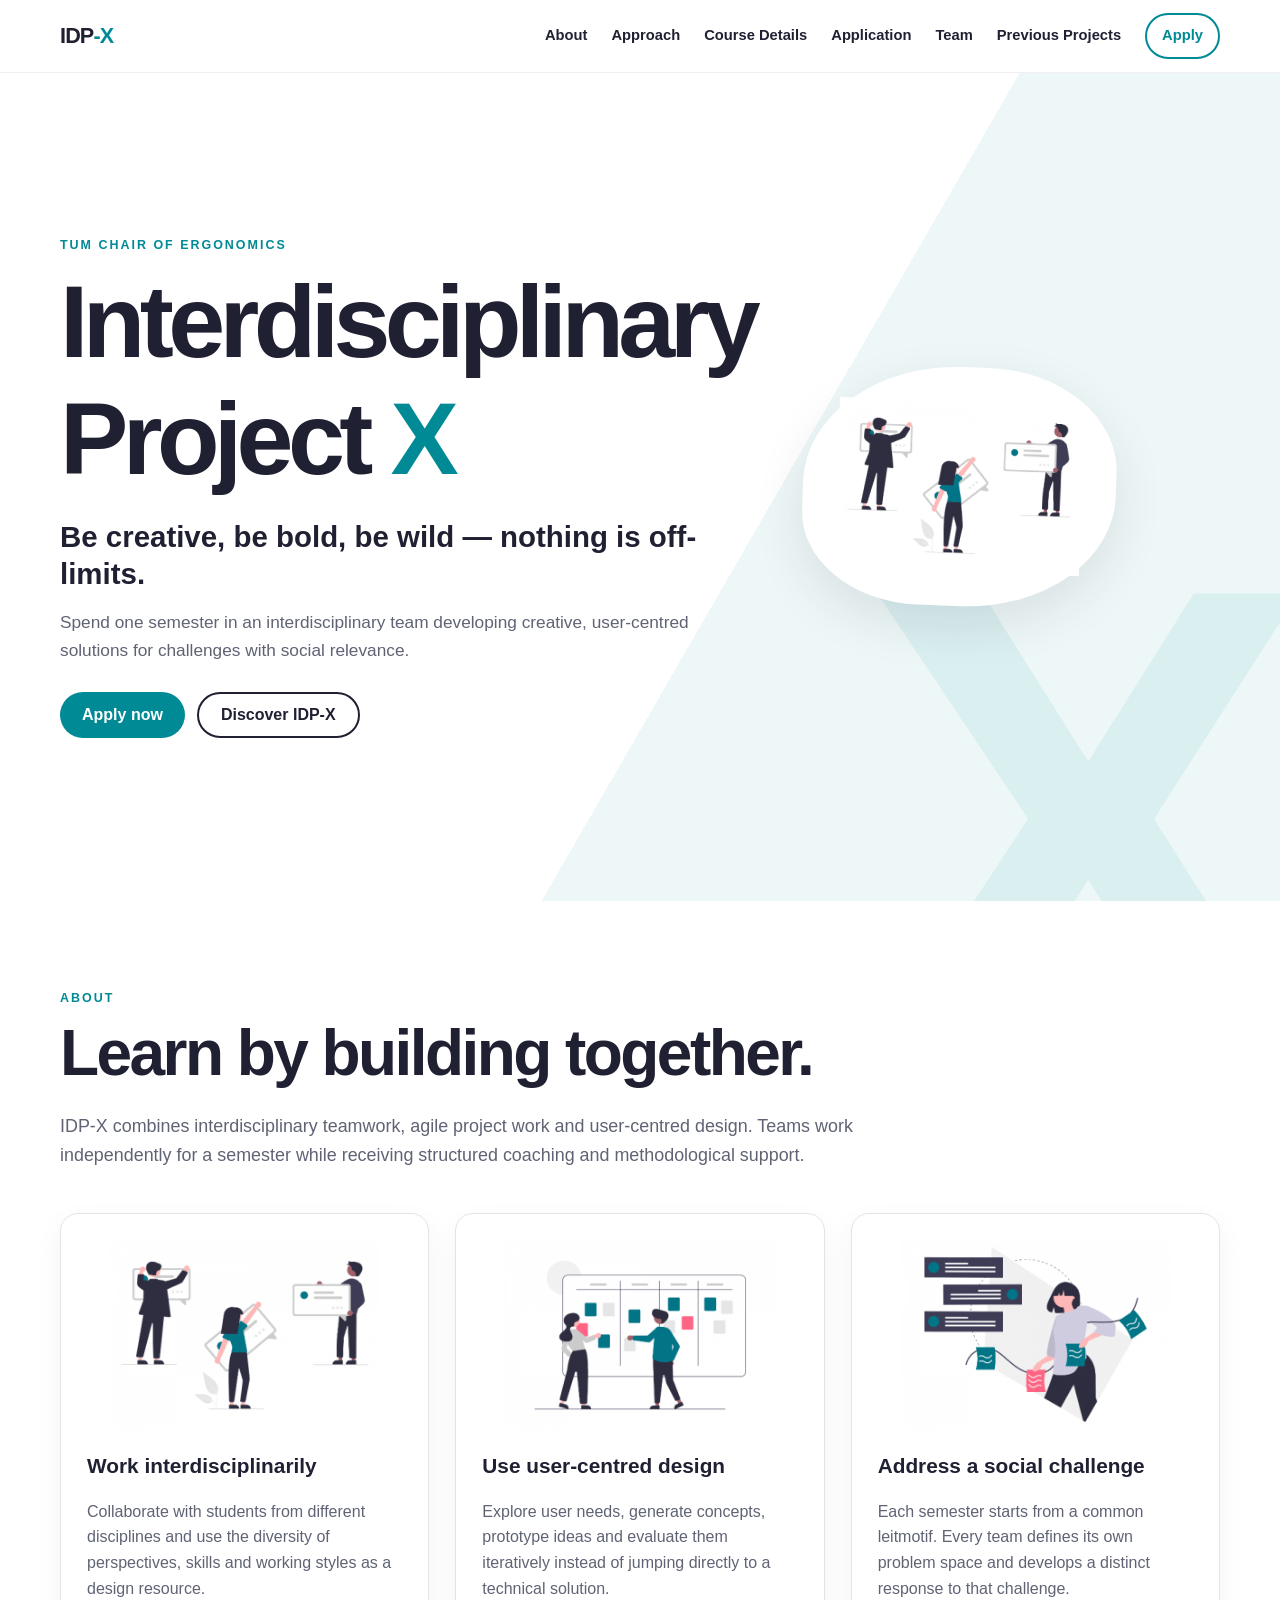
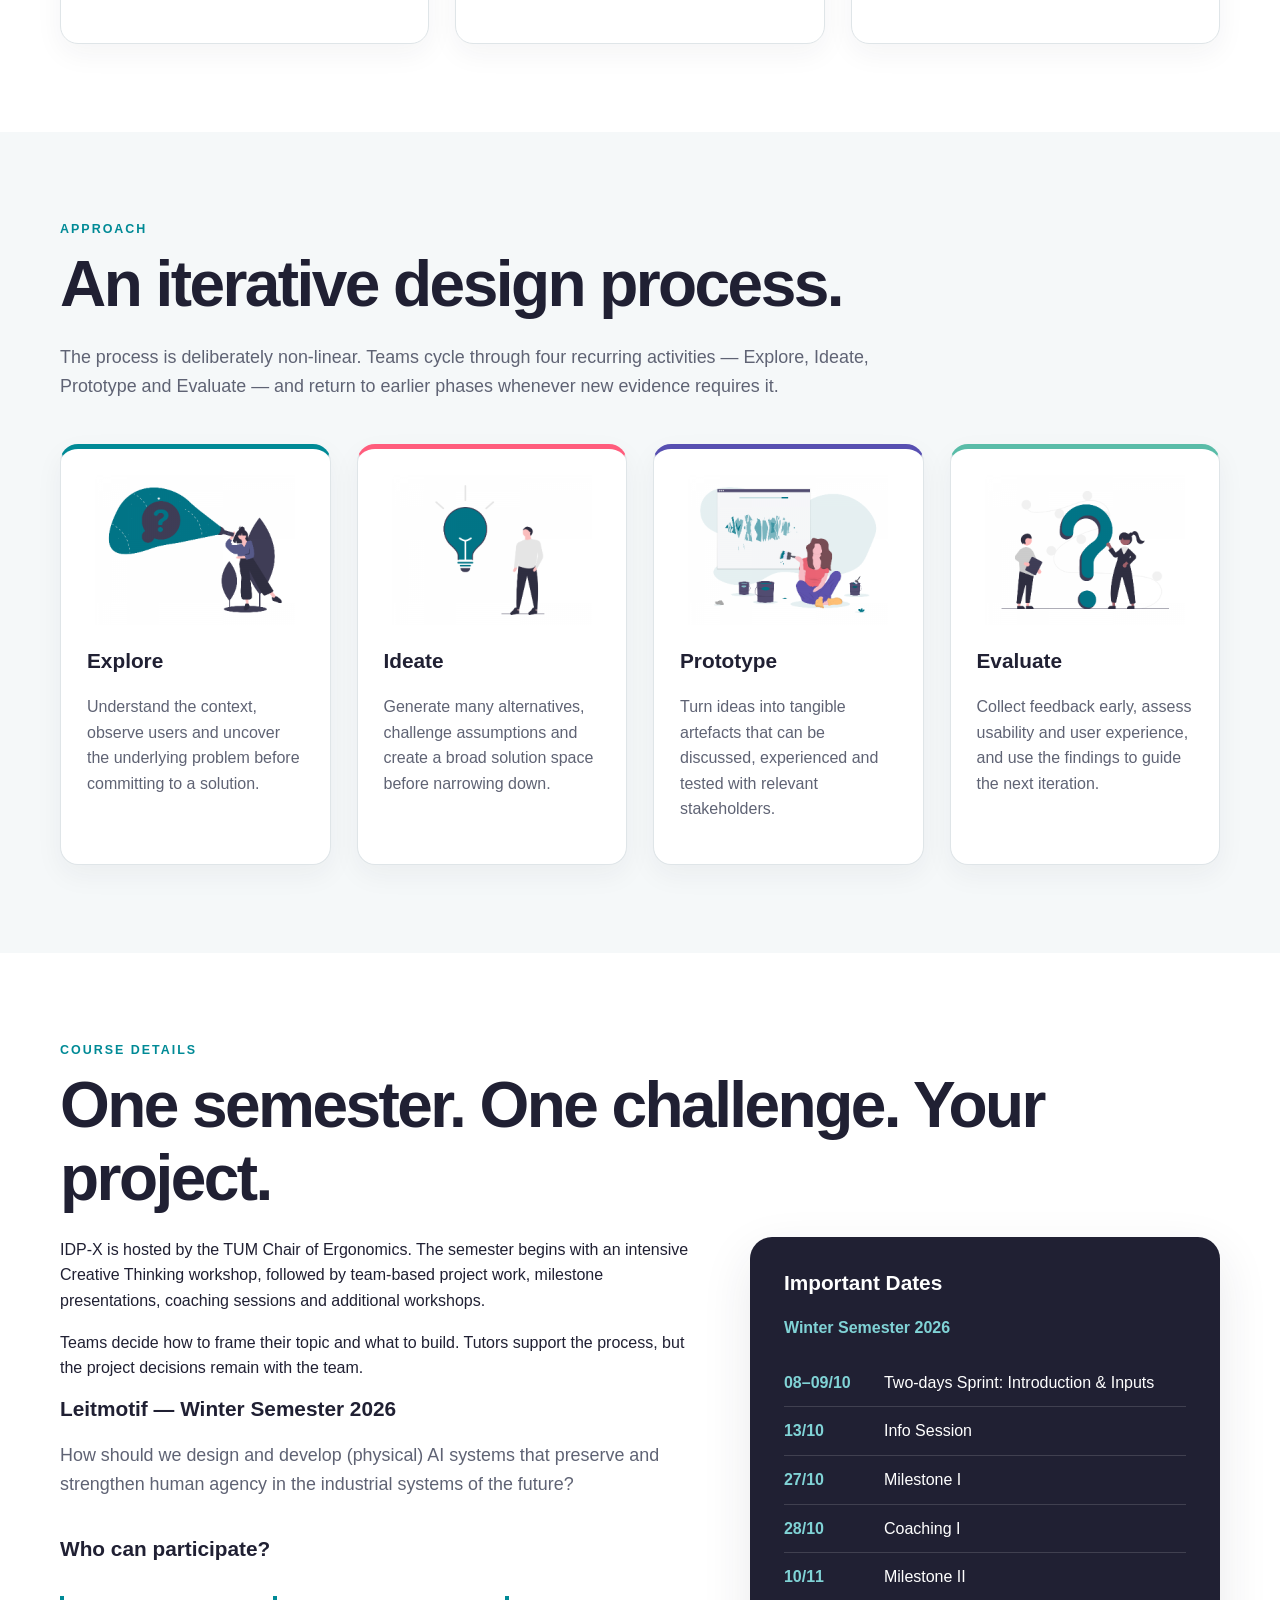
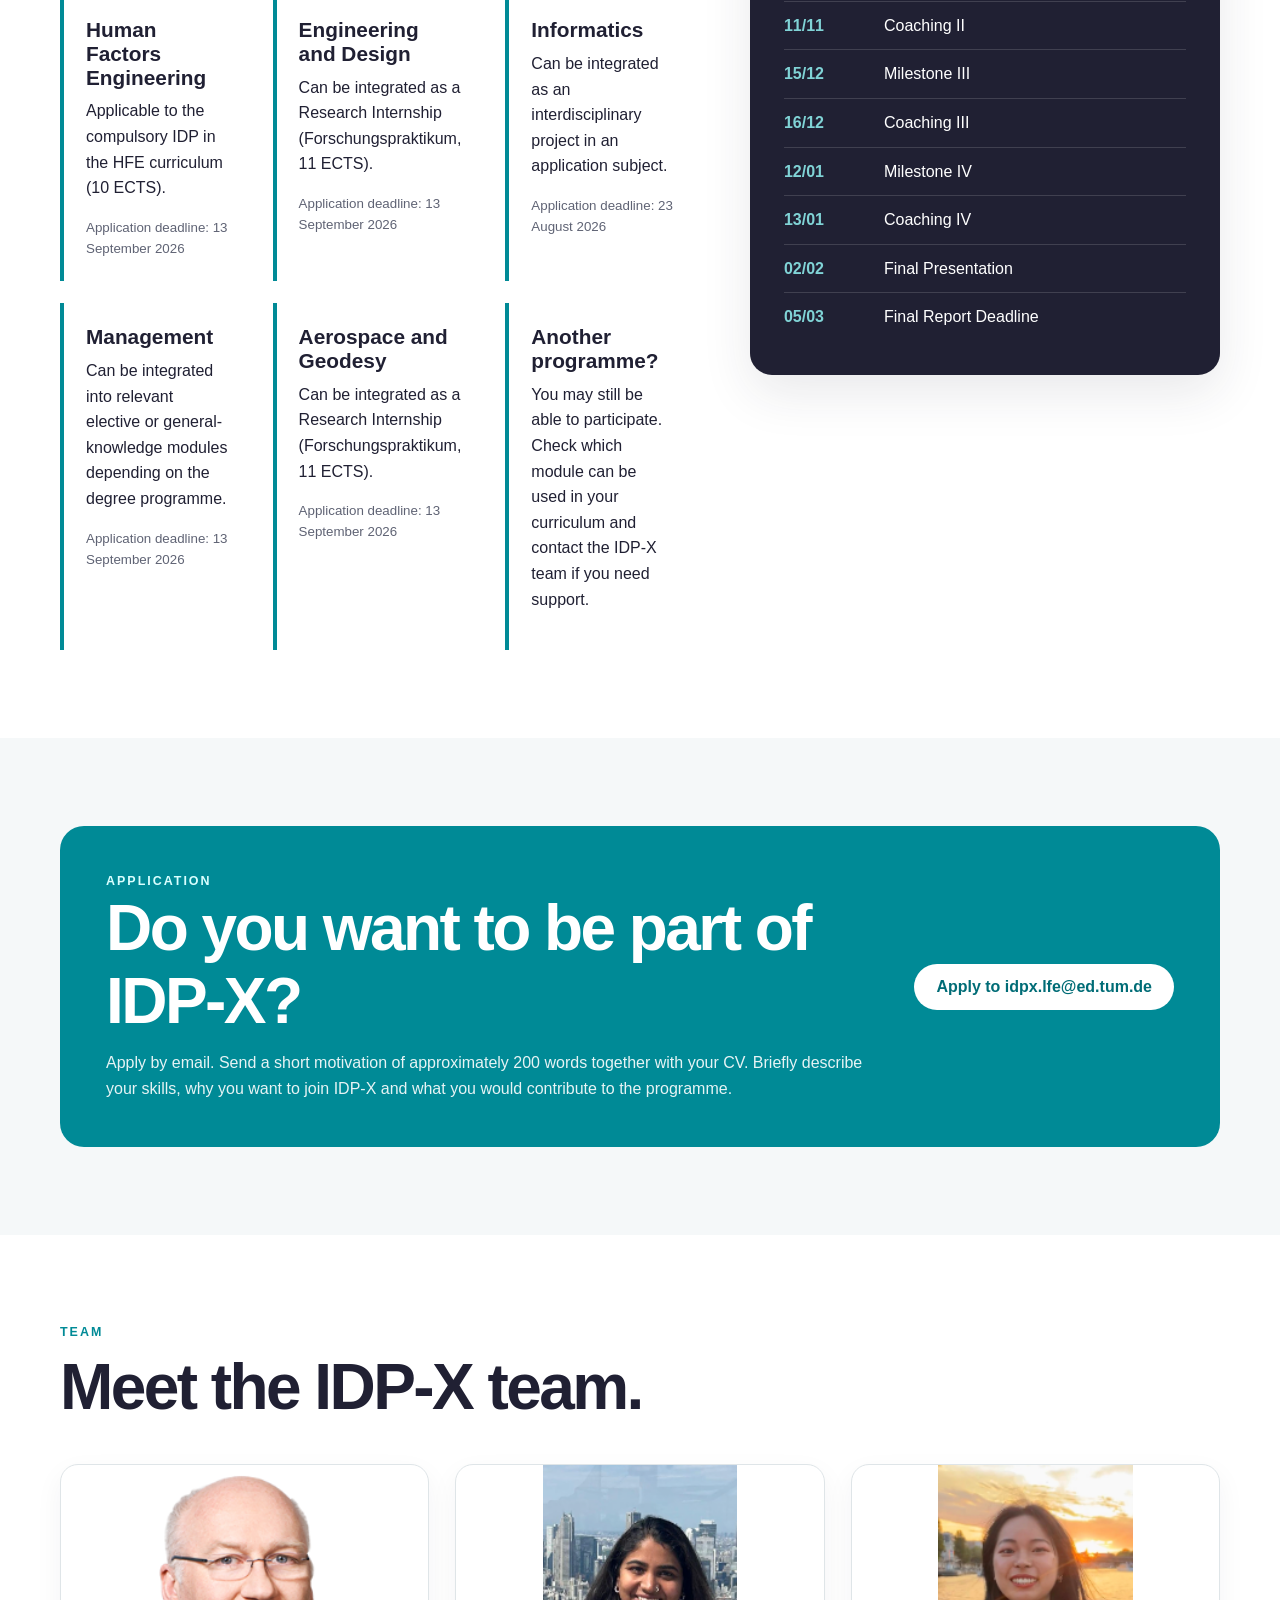
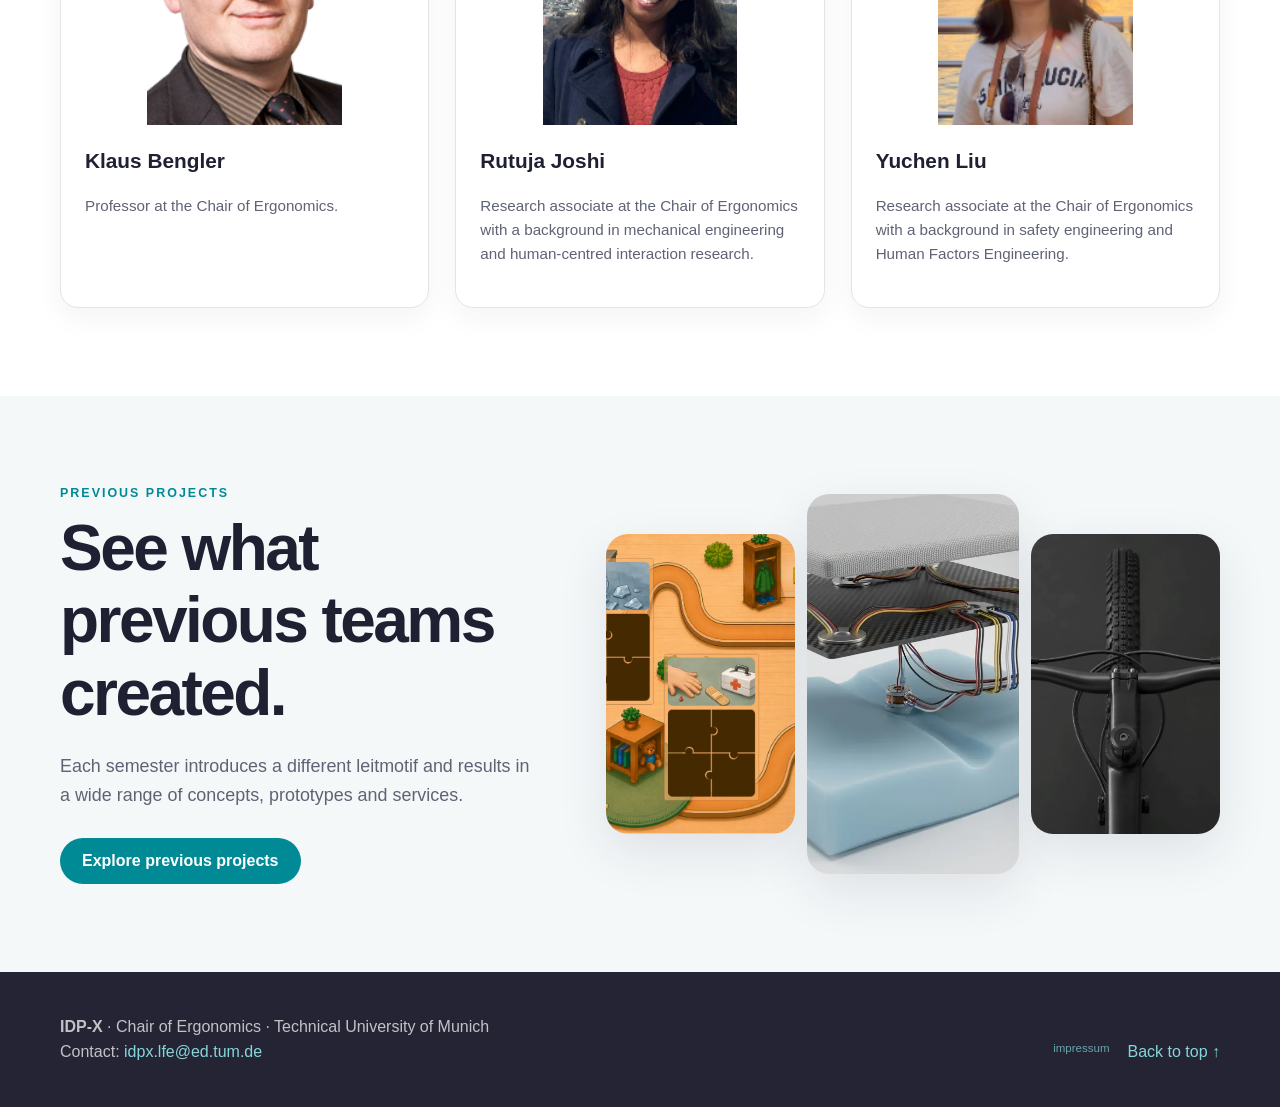
<file: index.html>
<!doctype html>
<html lang="en">
<head>
  <meta charset="utf-8">
  <meta name="viewport" content="width=device-width, initial-scale=1">
  <meta name="description" content="IDP-X — Interdisciplinary Project X at the TUM Chair of Ergonomics.">
  <title>IDP-X | Interdisciplinary Project X</title>
  <link rel="stylesheet" href="assets/css/style.css">
</head>
<body>
  <header class="site-header">
    <div class="container nav-wrap">
      <a class="brand" href="#top" aria-label="IDP-X home">IDP<span>-X</span></a>
      <button class="nav-toggle" type="button" aria-expanded="false" aria-controls="main-nav" aria-label="Open navigation">☰</button>
      <nav class="site-nav" id="main-nav" aria-label="Main navigation">
        <a href="#about">About</a>
        <a href="#approach">Approach</a>
        <a href="#course-details">Course Details</a>
        <a href="#application">Application</a>
        <a href="#team">Team</a>
        <a href="previousprojects/">Previous Projects</a>
        <a class="nav-cta" href="mailto:idpx.lfe@ed.tum.de?subject=IDP-X%20Application">Apply</a>
      </nav>
    </div>
  </header>

  <main id="top">
    <section class="hero">
      <div class="container hero-grid">
        <div>
          <p class="eyebrow">TUM Chair of Ergonomics</p>
          <h1>Interdisciplinary Project <span>X</span></h1>
          <p class="hero-tagline">Be creative, be bold, be wild — nothing is off-limits.</p>
          <p class="hero-copy">Spend one semester in an interdisciplinary team developing creative, user-centred solutions for challenges with social relevance.</p>
          <div class="button-row">
            <a class="button" href="#application">Apply now</a>
            <a class="button button-secondary" href="#about">Discover IDP-X</a>
          </div>
        </div>
        <div class="hero-art" aria-hidden="true">
          <img src="assets/images/teamwork.png" alt="">
        </div>
      </div>
    </section>

    <section class="section" id="about">
      <div class="container">
        <p class="eyebrow">About</p>
        <h2>Learn by building together.</h2>
        <p class="lead">IDP-X combines interdisciplinary teamwork, agile project work and user-centred design. Teams work independently for a semester while receiving structured coaching and methodological support.</p>

        <div class="cards-3">
          <article class="card">
            <img src="assets/images/teamwork.png" alt="Illustration of an interdisciplinary team working together">
            <h3>Work interdisciplinarily</h3>
            <p>Collaborate with students from different disciplines and use the diversity of perspectives, skills and working styles as a design resource.</p>
          </article>
          <article class="card">
            <img src="assets/images/ucd.png" alt="Illustration of people working with design notes">
            <h3>Use user-centred design</h3>
            <p>Explore user needs, generate concepts, prototype ideas and evaluate them iteratively instead of jumping directly to a technical solution.</p>
          </article>
          <article class="card">
            <img src="assets/images/leitmotif.png" alt="Illustration representing a shared challenge">
            <h3>Address a social challenge</h3>
            <p>Each semester starts from a common leitmotif. Every team defines its own problem space and develops a distinct response to that challenge.</p>
          </article>
        </div>
      </div>
    </section>

    <section class="section section-alt" id="approach">
      <div class="container">
        <p class="eyebrow">Approach</p>
        <h2>An iterative design process.</h2>
        <p class="lead">The process is deliberately non-linear. Teams cycle through four recurring activities — Explore, Ideate, Prototype and Evaluate — and return to earlier phases whenever new evidence requires it.</p>

        <div class="cards-4">
          <article class="card approach-card">
            <img src="assets/images/explore.png" alt="Explore phase illustration">
            <h3>Explore</h3>
            <p>Understand the context, observe users and uncover the underlying problem before committing to a solution.</p>
          </article>
          <article class="card approach-card">
            <img src="assets/images/ideate.png" alt="Ideate phase illustration">
            <h3>Ideate</h3>
            <p>Generate many alternatives, challenge assumptions and create a broad solution space before narrowing down.</p>
          </article>
          <article class="card approach-card">
            <img src="assets/images/prototype.png" alt="Prototype phase illustration">
            <h3>Prototype</h3>
            <p>Turn ideas into tangible artefacts that can be discussed, experienced and tested with relevant stakeholders.</p>
          </article>
          <article class="card approach-card">
            <img src="assets/images/evaluate.png" alt="Evaluate phase illustration">
            <h3>Evaluate</h3>
            <p>Collect feedback early, assess usability and user experience, and use the findings to guide the next iteration.</p>
          </article>
        </div>
      </div>
    </section>

    <section class="section" id="course-details">
      <div class="container">
        <p class="eyebrow">Course Details</p>
        <h2>One semester. One challenge. Your project.</h2>
        <div class="course-layout">
          <div>
            <p>IDP-X is hosted by the TUM Chair of Ergonomics. The semester begins with an intensive Creative Thinking workshop, followed by team-based project work, milestone presentations, coaching sessions and additional workshops.</p>
            <p>Teams decide how to frame their topic and what to build. Tutors support the process, but the project decisions remain with the team.</p>

            <h3>Leitmotif — Winter Semester 2026</h3>
            <p class="lead">How should we design and develop (physical) AI systems that preserve and strengthen human agency in the industrial systems of the future?</p>
            
            <h3 style="margin-top: 38px;">Who can participate?</h3>
            <div class="program-grid">
              <article class="program">
                <h3>Human Factors Engineering</h3>
                <p>Applicable to the compulsory IDP in the HFE curriculum (10 ECTS).</p>
                <small>Application deadline: 13 September 2026</small>
              </article>
              <article class="program">
                <h3>Engineering and Design</h3>
                <p>Can be integrated as a Research Internship (Forschungspraktikum, 11 ECTS).</p>
                <small>Application deadline: 13 September 2026</small>
              </article>
              <article class="program">
                <h3>Informatics</h3>
                <p>Can be integrated as an interdisciplinary project in an application subject.</p>
                <small>Application deadline: 23 August 2026</small>
              </article>
              <article class="program">
                <h3>Management</h3>
                <p>Can be integrated into relevant elective or general-knowledge modules depending on the degree programme.</p>
                <small>Application deadline: 13 September 2026</small>
              </article>
              <article class="program">
                <h3>Aerospace and Geodesy</h3>
                <p>Can be integrated as a Research Internship (Forschungspraktikum, 11 ECTS).</p>
                <small>Application deadline: 13 September 2026</small>
              </article>
              <article class="program">
                <h3>Another programme?</h3>
                <p>You may still be able to participate. Check which module can be used in your curriculum and contact the IDP-X team if you need support.</p>
              </article>
            </div>
          </div>

          <aside class="info-panel" aria-label="Important dates">
            <h3>Important Dates</h3>
            <p><strong>Winter Semester 2026</strong></p>
            <ul class="timeline">
              <li><time>08–09/10</time><span>Two-days Sprint: Introduction & Inputs</span></li>
              <li><time>13/10</time><span>Info Session</span></li>
              <li><time>27/10</time><span>Milestone I</span></li>
              <li><time>28/10</time><span>Coaching I</span></li>
              <li><time>10/11</time><span>Milestone II</span></li>
              <li><time>11/11</time><span>Coaching II</span></li>
              <li><time>15/12</time><span>Milestone III</span></li>
              <li><time>16/12</time><span>Coaching III</span></li>
              <li><time>12/01</time><span>Milestone IV</span></li>
              <li><time>13/01</time><span>Coaching IV</span></li>
              <li><time>02/02</time><span>Final Presentation</span></li>
              <li><time>05/03</time><span>Final Report Deadline</span></li>
            </ul>
          </aside>
        </div>
      </div>
    </section>

    <section class="section section-alt" id="application">
      <div class="container">
        <div class="apply-box">
          <div>
            <p class="eyebrow" style="color:#d9ffff;">Application</p>
            <h2> Do you want to be part of IDP-X?</h2>
            <p>Apply by email. Send a short motivation of approximately 200 words together with your CV. Briefly describe your skills, why you want to join IDP-X and what you would contribute to the programme.</p>
          </div>
          <a class="button" href="mailto:idpx.lfe@ed.tum.de?subject=IDP-X%20Application">Apply to idpx.lfe@ed.tum.de</a>
        </div>
      </div>
    </section>

    <section class="section" id="team">
      <div class="container">
        <p class="eyebrow">Team</p>
        <h2>Meet the IDP-X team.</h2>
        <div class="team-grid">
          <article class="card person">
            <img src="assets/images/Prof_Bengler.png" alt="Portrait of Klaus Bengler">
            <div class="person-copy">
              <h3>Klaus Bengler</h3>
              <p>Professor at the Chair of Ergonomics.</p>
            </div>
          </article>
          <article class="card person">
            <img src="assets/images/Rutuja_Joshi.png" alt="Portrait of Rutuja Joshi">
            <div class="person-copy">
              <h3>Rutuja Joshi</h3>
              <p>Research associate at the Chair of Ergonomics with a background in mechanical engineering and human-centred interaction research.</p>
            </div>
          </article>
          <article class="card person">
            <img src="assets/images/Yuchen_Liu.png" alt="Portrait of Yuchen Liu">
            <div class="person-copy">
              <h3>Yuchen Liu</h3>
              <p>Research associate at the Chair of Ergonomics with a background in safety engineering and Human Factors Engineering.</p>
            </div>
          </article>
        </div>
      </div>
    </section>

    <section class="section section-alt">
      <div class="container projects-teaser">
        <div>
          <p class="eyebrow">Previous Projects</p>
          <h2>See what previous teams created.</h2>
          <p class="lead">Each semester introduces a different leitmotif and results in a wide range of concepts, prototypes and services.</p>
          <div class="button-row">
            <a class="button" href="previousprojects/">Explore previous projects</a>
          </div>
        </div>
        <div class="projects-teaser-gallery" aria-label="Selected previous IDP-X projects">
          <img src="assets/images/projects/ss26_HeimHeld.webp" alt="Illustration of a puzzle with a real-world scenario" loading="lazy">
          <img src="assets/images/projects/ws25-aylo.webp" alt="Exploded rendering of the AYLO dynamic cushion with pressure sensors and electronics" loading="lazy">
          <img src="assets/images/projects/ss26_SenseOne.webp" alt="Vibrotactile feedback system for urban cyclists" loading="lazy">
        </div>
      </div>
    </section>
  </main>

  <footer class="site-footer">
    <div class="container footer-grid">
      <div>
        <p><strong>IDP-X</strong> · Chair of Ergonomics · Technical University of Munich</p>
        <p>Contact: <a href="mailto:idpx.lfe@ed.tum.de">idpx.lfe@ed.tum.de</a></p>
      </div>
      <div class="footer-links">
        <a class="footer-legal" href="impressum/">impressum</a>
        <a href="#top">Back to top ↑</a>
      </div>
    </div>
  </footer>

  <script src="assets/js/main.js"></script>
</body>
</html>
</file>
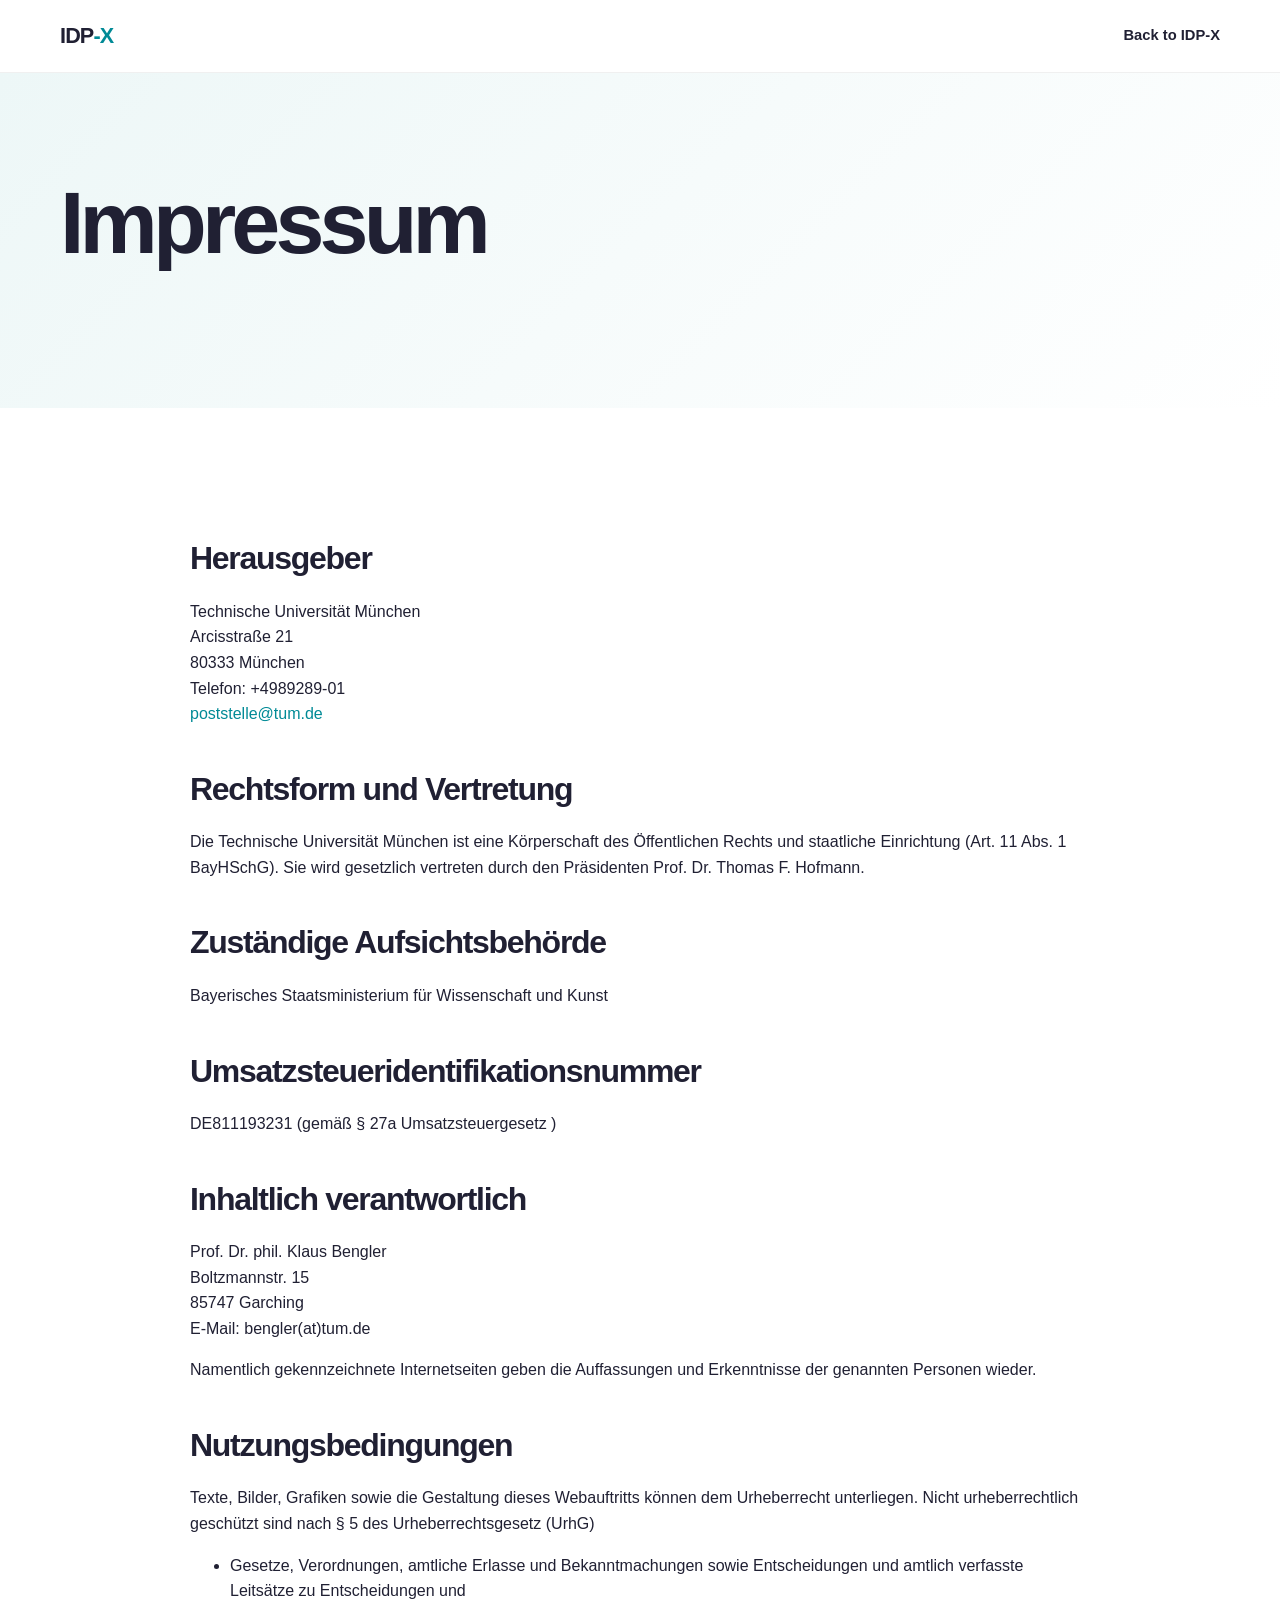
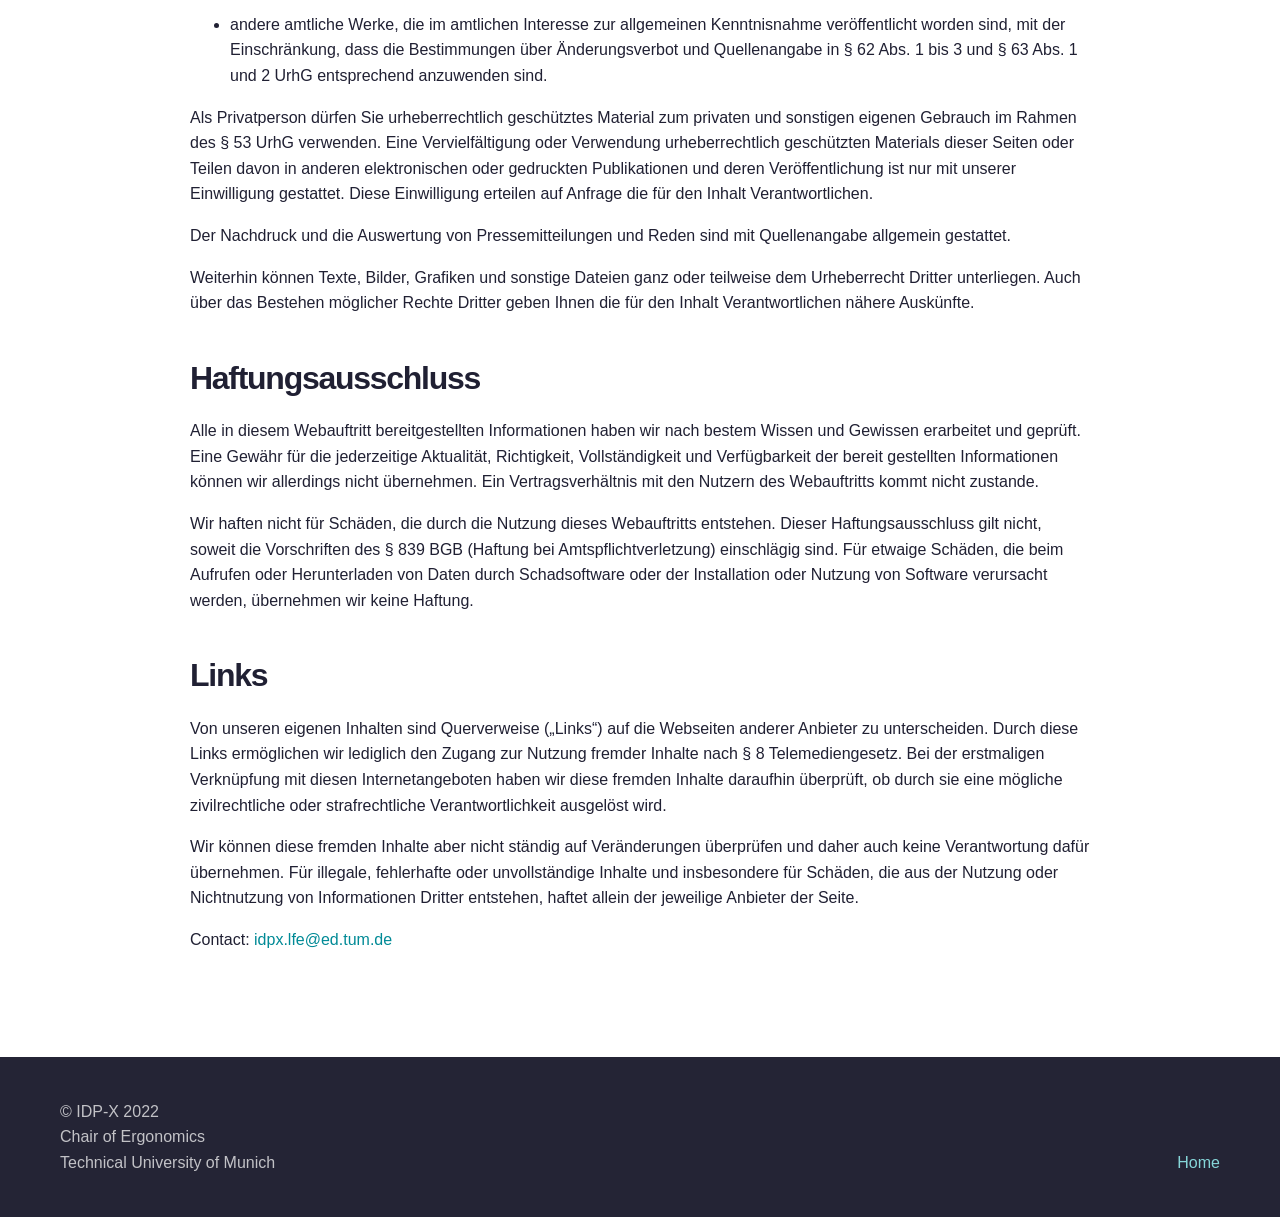
<file: impressum/index.html>
<!doctype html>
<html lang="de">
<head>
  <meta charset="utf-8">
  <meta name="viewport" content="width=device-width, initial-scale=1">
  <meta name="robots" content="index,follow">
  <title>Impressum | IDP-X</title>
  <link rel="stylesheet" href="../assets/css/style.css">
</head>
<body>
  <header class="site-header">
    <div class="container nav-wrap">
      <a class="brand" href="../" aria-label="IDP-X home">IDP<span>-X</span></a>
      <nav class="site-nav" style="display:flex;">
        <a href="../">Back to IDP-X</a>
      </nav>
    </div>
  </header>

  <main>
    <section class="page-hero">
      <div class="container">
        <h1>Impressum</h1>
      </div>
    </section>

    <section class="section">
      <div class="container legal">
        <h2>Herausgeber</h2>
        <p>Technische Universität München<br>
        Arcisstraße 21<br>
        80333 München<br>
        Telefon: +4989289-01<br>
        <a href="mailto:poststelle@tum.de">poststelle@tum.de</a></p>

        <h2>Rechtsform und Vertretung</h2>
        <p>Die Technische Universität München ist eine Körperschaft des Öffentlichen Rechts und staatliche Einrichtung (Art. 11 Abs. 1 BayHSchG). Sie wird gesetzlich vertreten durch den Präsidenten Prof. Dr. Thomas F. Hofmann.</p>

        <h2>Zuständige Aufsichtsbehörde</h2>
        <p>Bayerisches Staatsministerium für Wissenschaft und Kunst</p>

        <h2>Umsatzsteuer­identifikations­nummer</h2>
        <p>DE811193231 (gemäß § 27a Umsatzsteuergesetz )</p>

        <h2>Inhaltlich verantwortlich</h2>
        <p>Prof. Dr. phil. Klaus Bengler<br>
        Boltzmannstr. 15<br>
        85747 Garching<br>
        E-Mail: bengler(at)tum.de</p>

        <p>Namentlich gekennzeichnete Internetseiten geben die Auffassungen und Erkenntnisse der genannten Personen wieder.</p>

        <h2>Nutzungsbedingungen</h2>
        <p>Texte, Bilder, Grafiken sowie die Gestaltung dieses Webauftritts können dem Urheberrecht unterliegen. Nicht urheberrechtlich geschützt sind nach § 5 des Urheberrechtsgesetz (UrhG)</p>
        <ul>
          <li>Gesetze, Verordnungen, amtliche Erlasse und Bekanntmachungen sowie Entscheidungen und amtlich verfasste Leitsätze zu Entscheidungen und</li>
          <li>andere amtliche Werke, die im amtlichen Interesse zur allgemeinen Kenntnisnahme veröffentlicht worden sind, mit der Einschränkung, dass die Bestimmungen über Änderungsverbot und Quellenangabe in § 62 Abs. 1 bis 3 und § 63 Abs. 1 und 2 UrhG entsprechend anzuwenden sind.</li>
        </ul>
        <p>Als Privatperson dürfen Sie urheberrechtlich geschütztes Material zum privaten und sonstigen eigenen Gebrauch im Rahmen des § 53 UrhG verwenden. Eine Vervielfältigung oder Verwendung urheberrechtlich geschützten Materials dieser Seiten oder Teilen davon in anderen elektronischen oder gedruckten Publikationen und deren Veröffentlichung ist nur mit unserer Einwilligung gestattet. Diese Einwilligung erteilen auf Anfrage die für den Inhalt Verantwortlichen.</p>
        <p>Der Nachdruck und die Auswertung von Pressemitteilungen und Reden sind mit Quellenangabe allgemein gestattet.</p>
        <p>Weiterhin können Texte, Bilder, Grafiken und sonstige Dateien ganz oder teilweise dem Urheberrecht Dritter unterliegen. Auch über das Bestehen möglicher Rechte Dritter geben Ihnen die für den Inhalt Verantwortlichen nähere Auskünfte.</p>

        <h2>Haftungsausschluss</h2>
        <p>Alle in diesem Webauftritt bereitgestellten Informationen haben wir nach bestem Wissen und Gewissen erarbeitet und geprüft. Eine Gewähr für die jederzeitige Aktualität, Richtigkeit, Vollständigkeit und Verfügbarkeit der bereit gestellten Informationen können wir allerdings nicht übernehmen. Ein Vertragsverhältnis mit den Nutzern des Webauftritts kommt nicht zustande.</p>
        <p>Wir haften nicht für Schäden, die durch die Nutzung dieses Webauftritts entstehen. Dieser Haftungsausschluss gilt nicht, soweit die Vorschriften des § 839 BGB (Haftung bei Amtspflichtverletzung) einschlägig sind. Für etwaige Schäden, die beim Aufrufen oder Herunterladen von Daten durch Schadsoftware oder der Installation oder Nutzung von Software verursacht werden, übernehmen wir keine Haftung.</p>

        <h2>Links</h2>
        <p>Von unseren eigenen Inhalten sind Querverweise („Links“) auf die Webseiten anderer Anbieter zu unterscheiden. Durch diese Links ermöglichen wir lediglich den Zugang zur Nutzung fremder Inhalte nach § 8 Telemediengesetz. Bei der erstmaligen Verknüpfung mit diesen Internetangeboten haben wir diese fremden Inhalte daraufhin überprüft, ob durch sie eine mögliche zivilrechtliche oder strafrechtliche Verantwortlichkeit ausgelöst wird.</p>
        <p>Wir können diese fremden Inhalte aber nicht ständig auf Veränderungen überprüfen und daher auch keine Verantwortung dafür übernehmen. Für illegale, fehlerhafte oder unvollständige Inhalte und insbesondere für Schäden, die aus der Nutzung oder Nichtnutzung von Informationen Dritter entstehen, haftet allein der jeweilige Anbieter der Seite.</p>

        <p>Contact: <a href="mailto:idpx.lfe@ed.tum.de">idpx.lfe@ed.tum.de</a></p>
      </div>
    </section>
  </main>

  <footer class="site-footer">
    <div class="container footer-grid">
      <div>
        <p>© IDP-X 2022</p>
        <p>Chair of Ergonomics<br>Technical University of Munich</p>
      </div>
      <div class="footer-links"><a href="../">Home</a></div>
    </div>
  </footer>
</body>
</html>
</file>
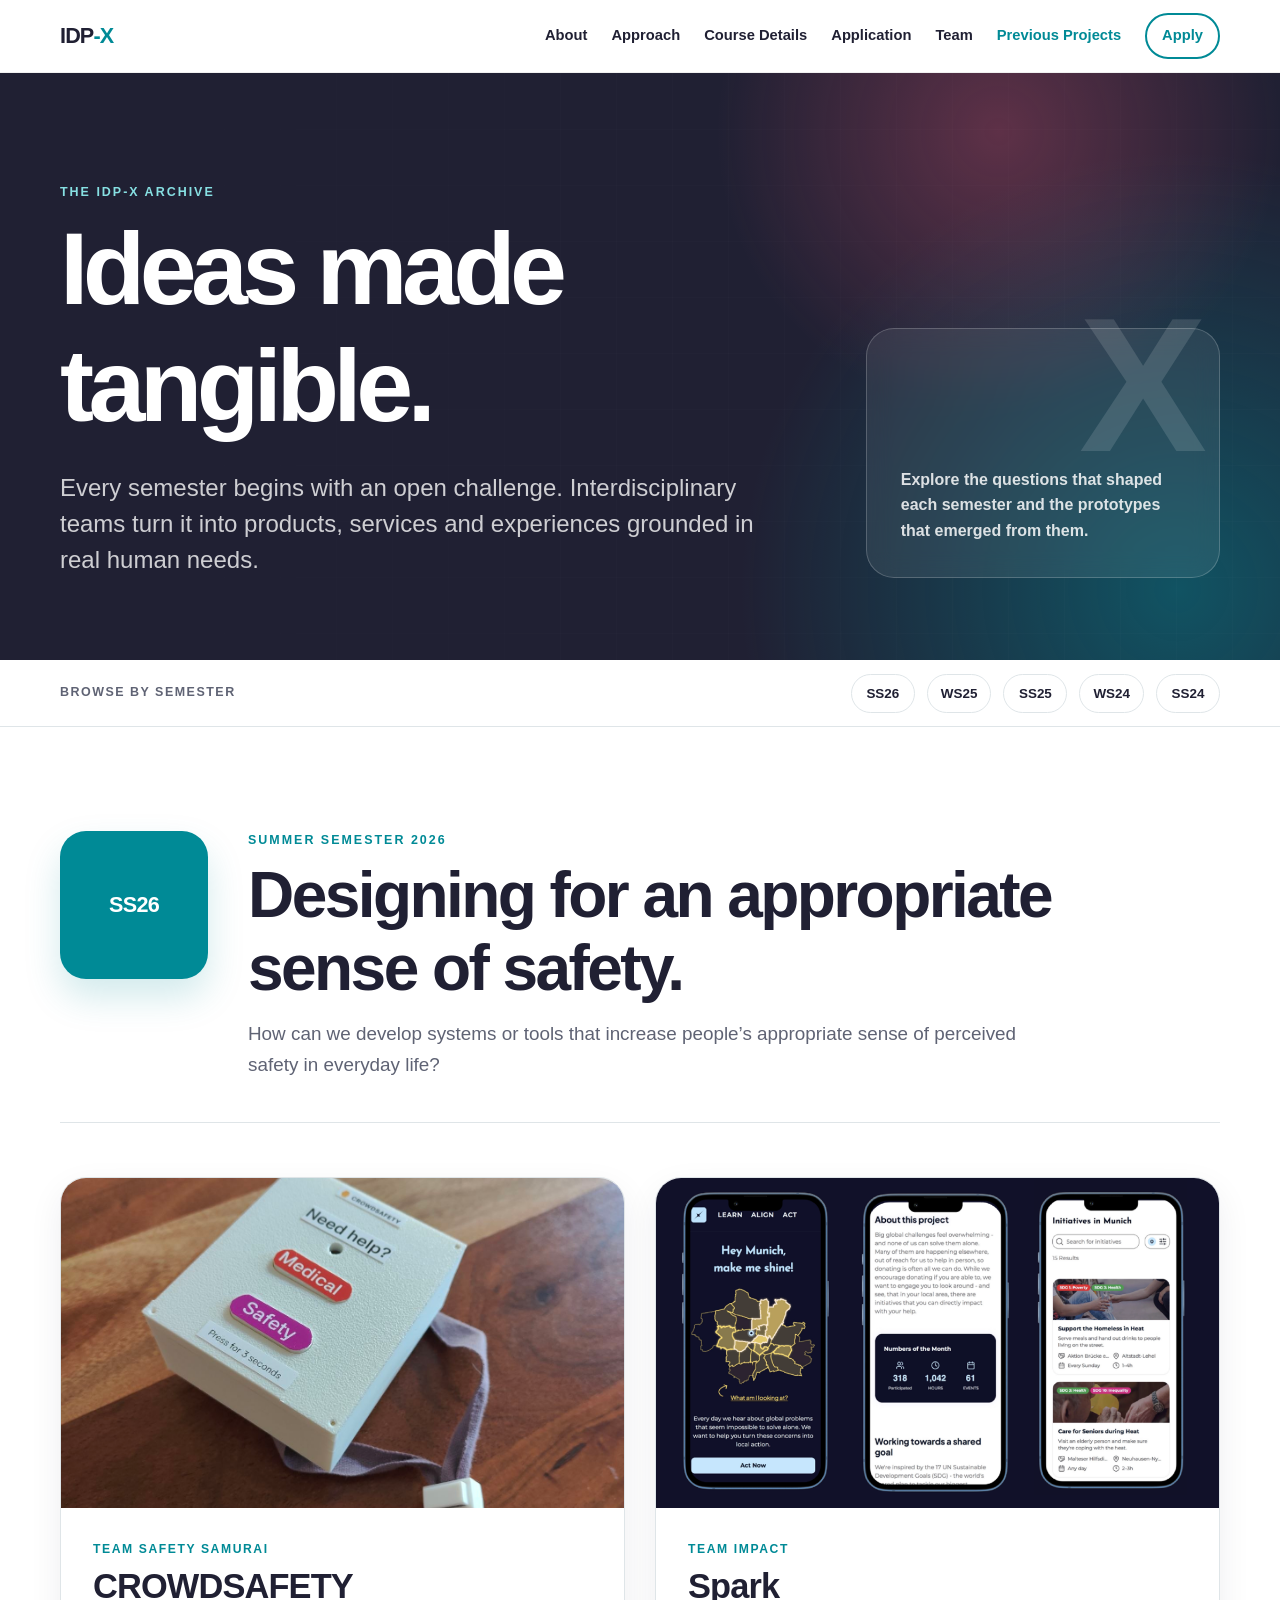
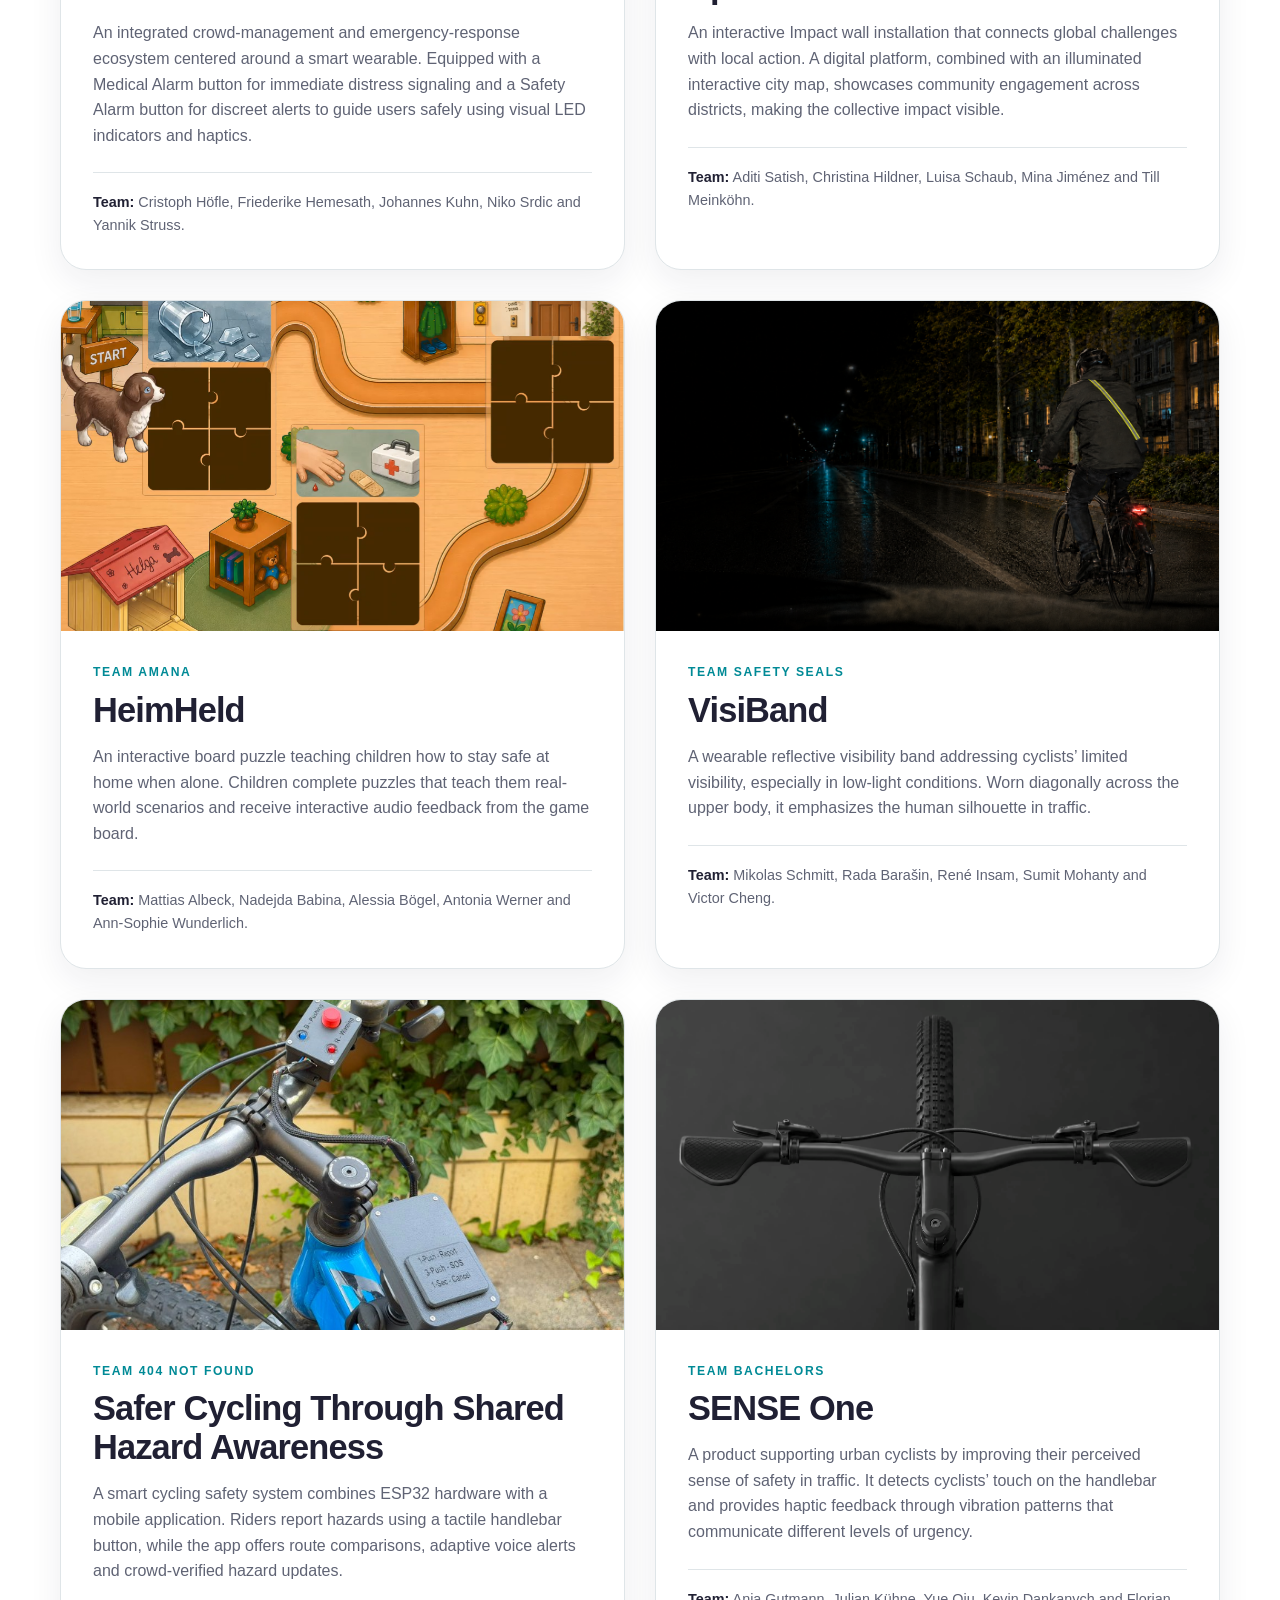
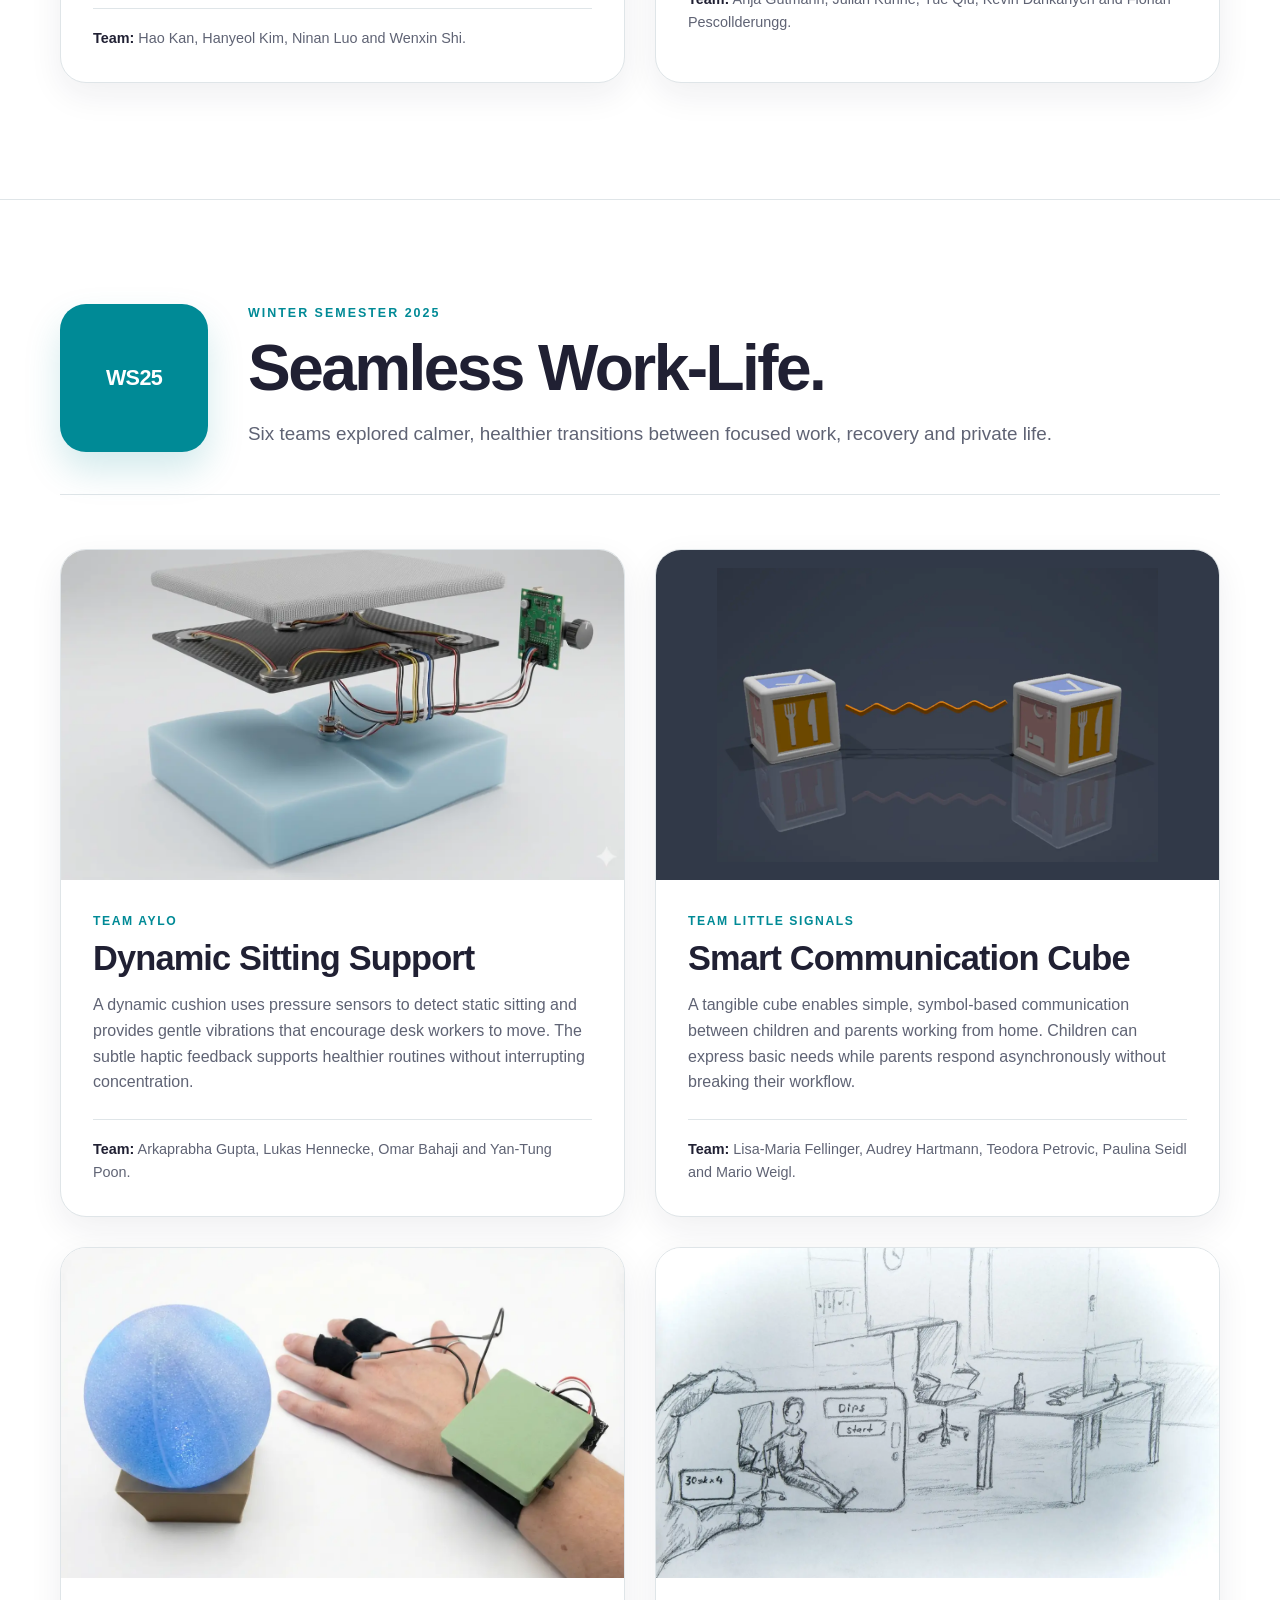
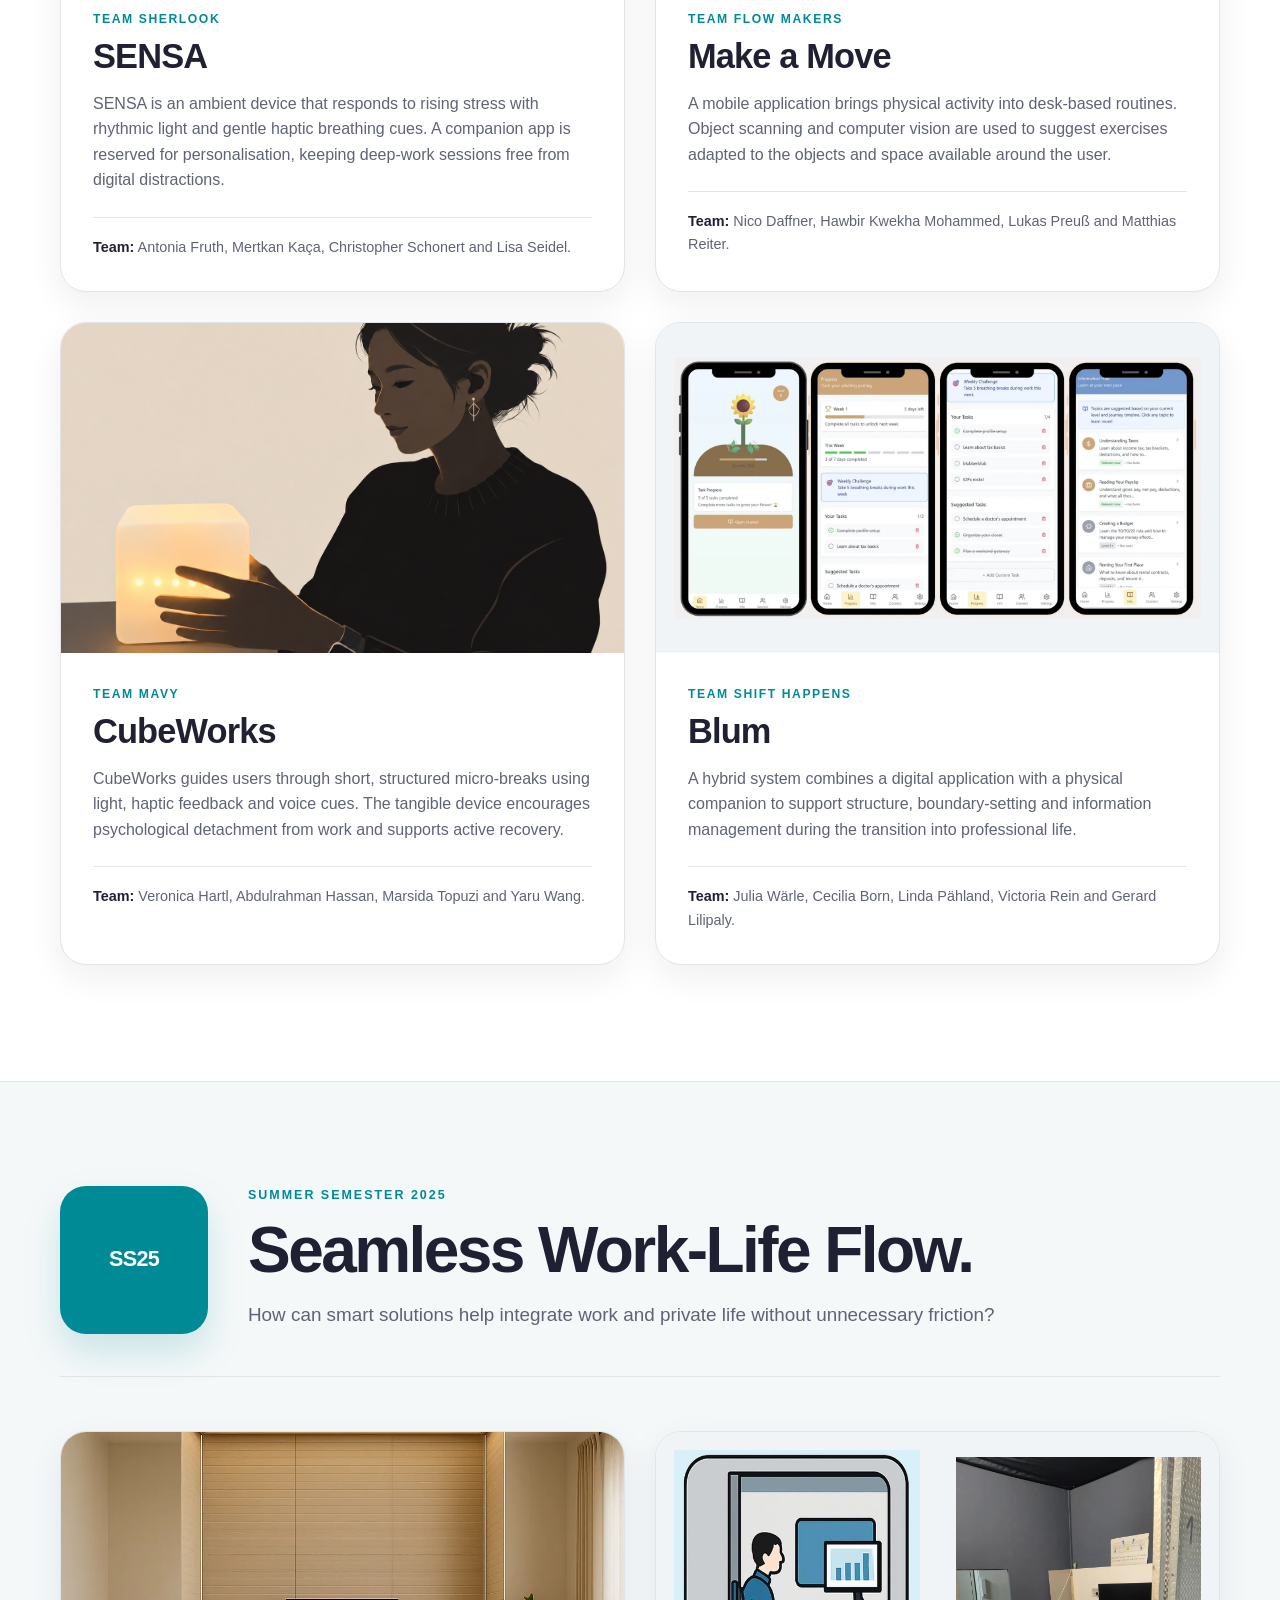
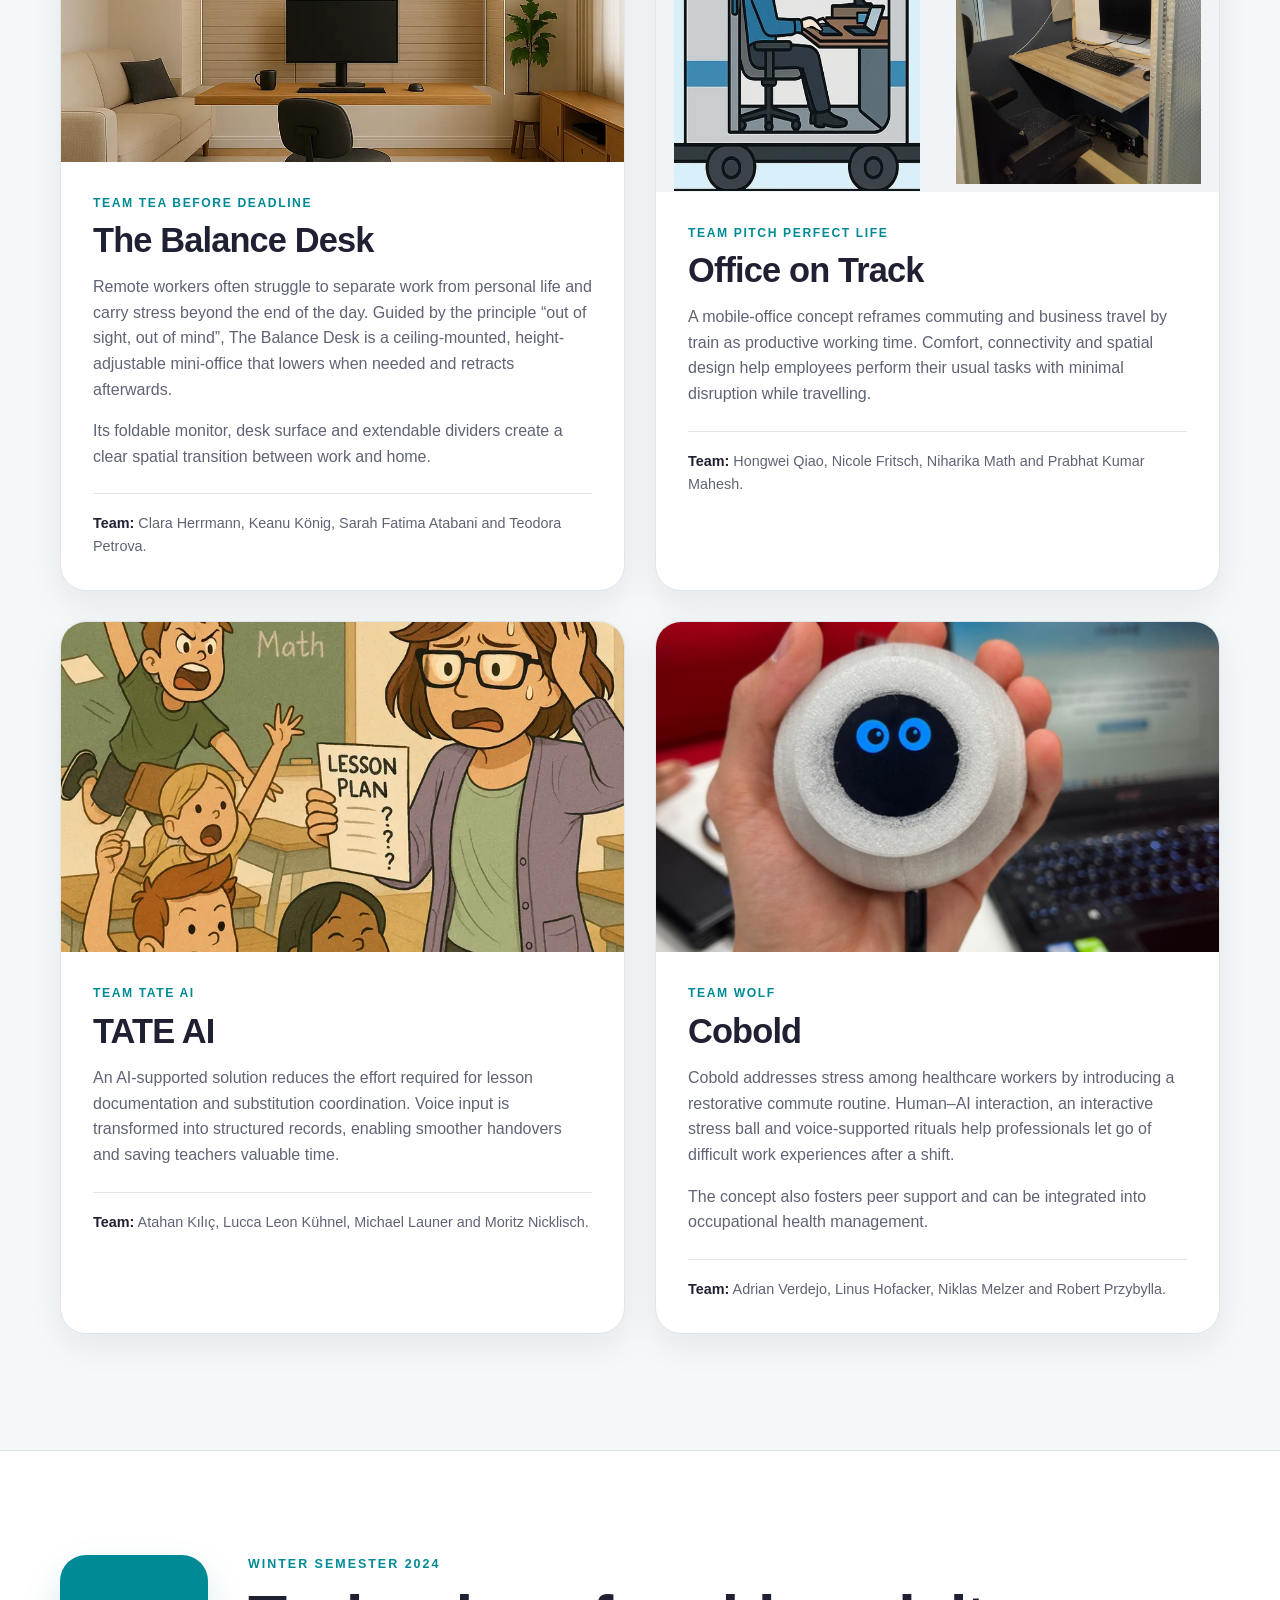
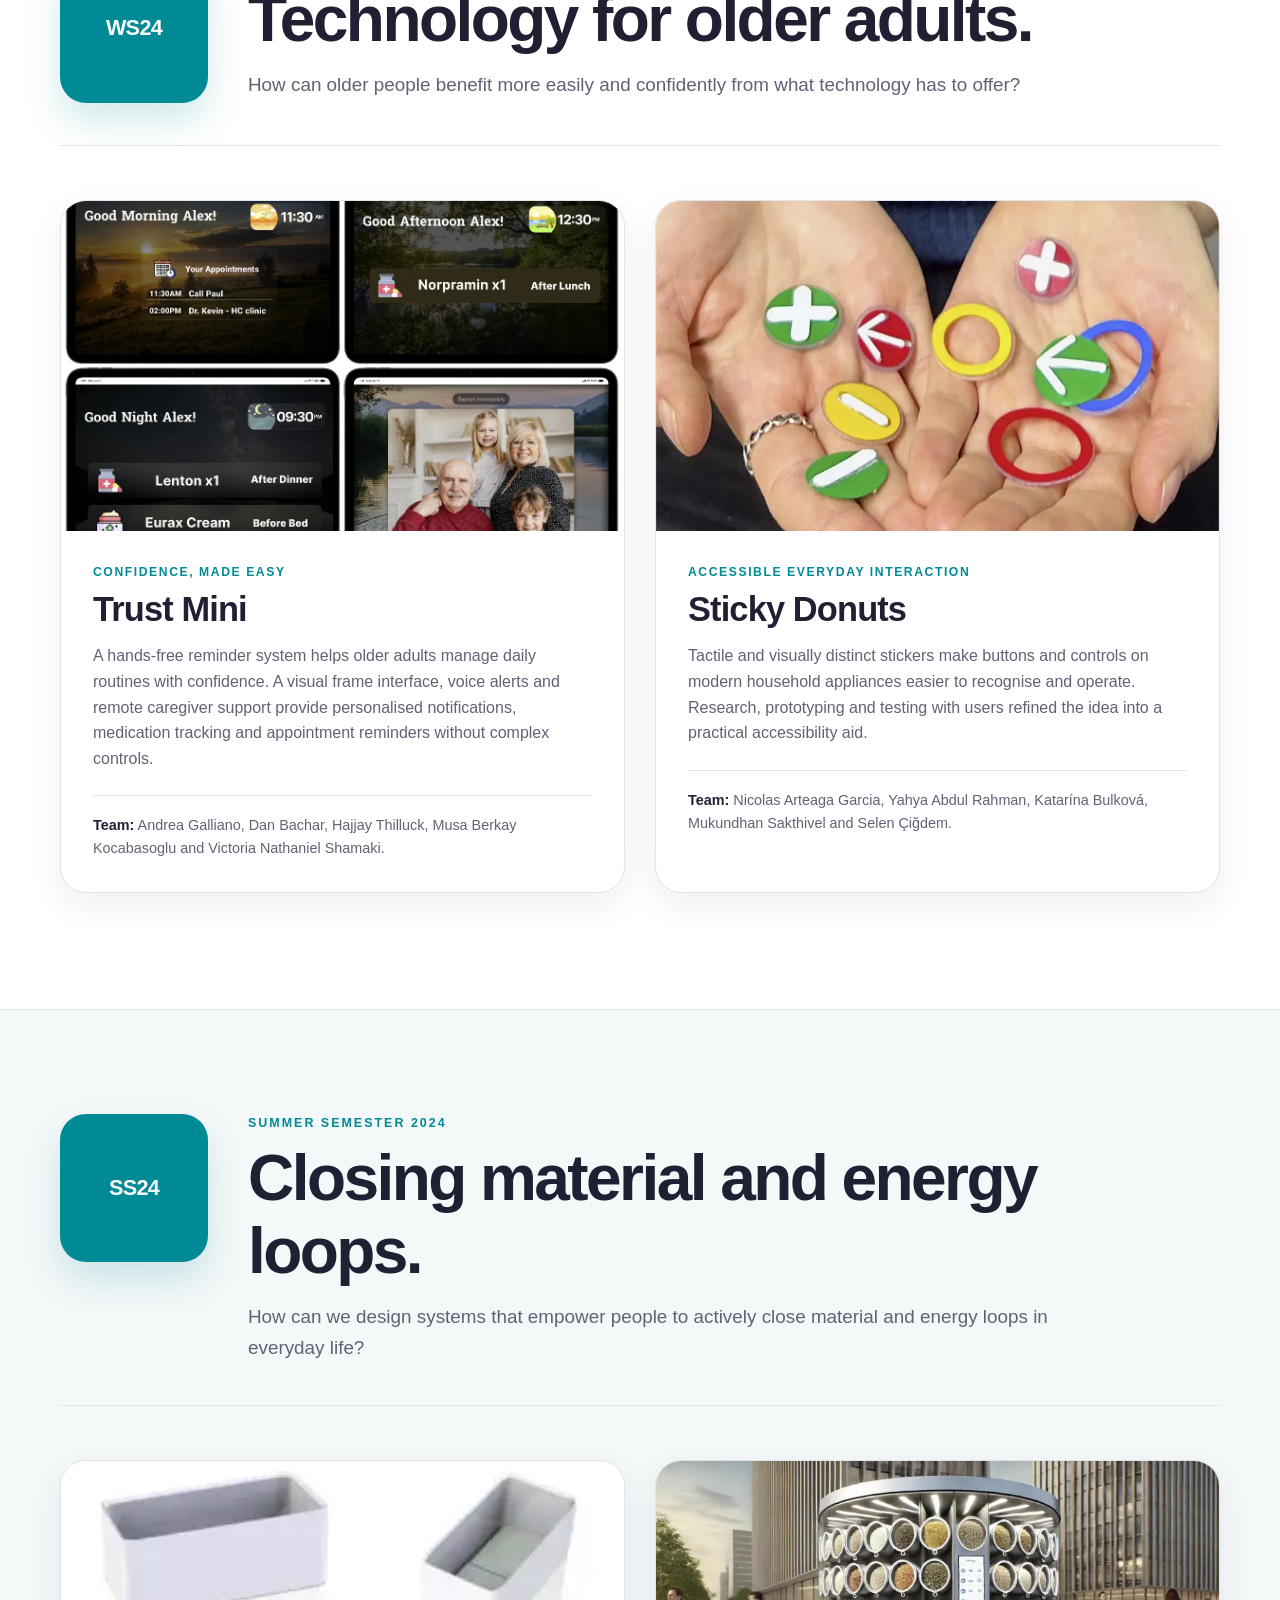
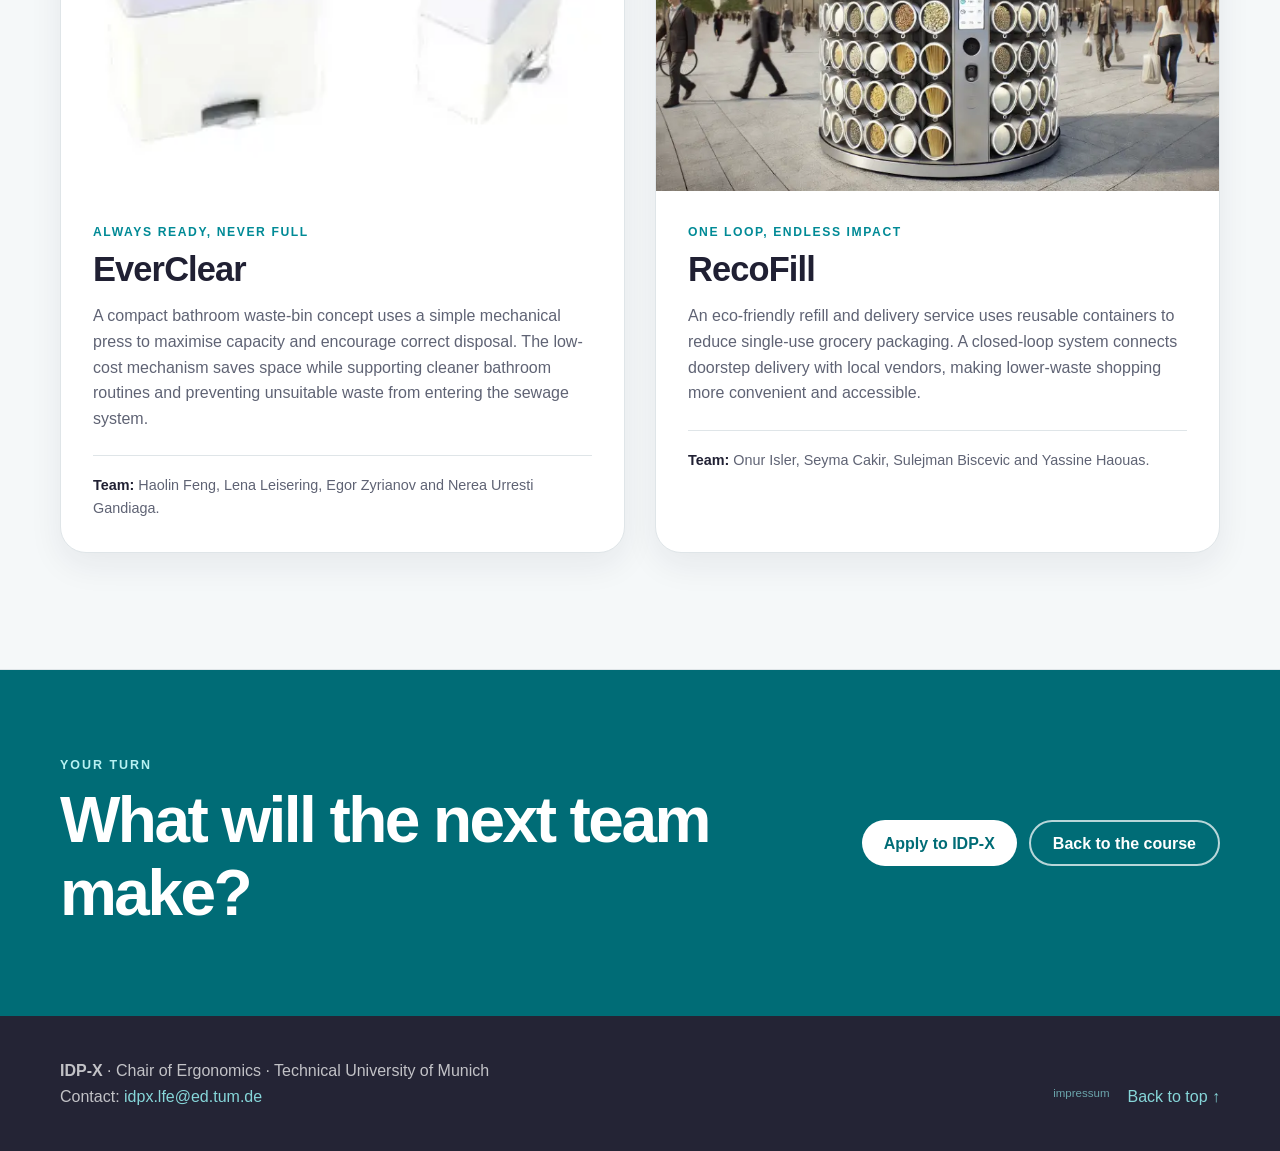
<file: previousprojects/index.html>
<!doctype html>
<html lang="en">
<head>
  <meta charset="utf-8">
  <meta name="viewport" content="width=device-width, initial-scale=1">
  <meta name="description" content="Explore IDP-X projects developed by interdisciplinary student teams at the TUM Chair of Ergonomics.">
  <title>Previous Projects | IDP-X</title>
  <link rel="stylesheet" href="../assets/css/style.css">
</head>
<body>
  <header class="site-header">
    <div class="container nav-wrap">
      <a class="brand" href="../" aria-label="IDP-X home">IDP<span>-X</span></a>
      <button class="nav-toggle" type="button" aria-expanded="false" aria-controls="main-nav" aria-label="Open navigation">☰</button>
      <nav class="site-nav" id="main-nav" aria-label="Main navigation">
        <a href="../#about">About</a><a href="../#approach">Approach</a><a href="../#course-details">Course Details</a><a href="../#application">Application</a><a href="../#team">Team</a>
        <a href="./" aria-current="page">Previous Projects</a>
        <a class="nav-cta" href="mailto:idpx.lfe@ed.tum.de?subject=IDP-X%20Application">Apply</a>
      </nav>
    </div>
  </header>

  <main id="top" class="archive-page">
    <section class="archive-hero">
      <div class="container archive-hero-grid">
        <div>
          <p class="eyebrow">The IDP-X archive</p>
          <h1>Ideas made tangible.</h1>
          <p class="archive-intro">Every semester begins with an open challenge. Interdisciplinary teams turn it into products, services and experiences grounded in real human needs.</p>
        </div>
        <div class="archive-hero-note"><span class="archive-hero-x" aria-hidden="true">X</span><p>Explore the questions that shaped each semester and the prototypes that emerged from them.</p></div>
      </div>
    </section>

    <nav class="semester-nav" aria-label="Jump to semester">
      <div class="container semester-nav-inner"><span>Browse by semester</span><a href="#ss26">SS26</a><a href="#ws25">WS25</a><a href="#ss25">SS25</a><a href="#ws24">WS24</a><a href="#ss24">SS24</a></div>
    </nav>

   
<section class="semester-section" id="ss26">
  <div class="container">
    <div class="semester-heading">
      <div class="semester-code" aria-hidden="true">SS26</div>
      <div>
        <p class="eyebrow">Summer Semester 2026</p>
        <h2>Designing for an appropriate sense of safety.</h2>
        <p class="semester-question">
          How can we develop systems or tools that increase people’s appropriate sense of perceived safety in everyday life?
        </p>
      </div>
    </div>
    <div class="project-grid">
      <article class="project-card project-card-media">
        <figure class="project-media project-media-single">
          <img src="../assets/images/projects/ss26_CrowdSafety2.webp" alt="Operator software of emergency response system for large indoor events" loading="lazy">
        </figure>
        <div class="project-content">
          <p class="project-kicker">Team SAFETY SAMURAI</p>
          <h3>CROWDSAFETY</h3>
          <p>An integrated crowd-management and emergency-response ecosystem centered around a smart wearable. Equipped with a Medical Alarm button for immediate distress signaling and a Safety Alarm button for discreet alerts to guide users safely using visual LED indicators and haptics.</p>
          <p class="project-members"><strong>Team:</strong> Cristoph Höfle, Friederike Hemesath, Johannes Kuhn, Niko Srdic and Yannik Struss.</p>
        </div>
      </article>
      <article class="project-card project-card-media">
        <figure class="project-media project-media-single">
          <img src="../assets/images/projects/ss26_Spark.webp" alt="Impact wall Munich user interface" loading="lazy">
        </figure>
        <div class="project-content">
          <p class="project-kicker">Team IMPACT</p>
          <h3>Spark</h3>
          <p>An interactive Impact wall installation that connects global challenges with local action. A digital platform, combined with an illuminated interactive city map, showcases community engagement across districts, making the collective impact visible.</p>
          <p class="project-members"><strong>Team:</strong> Aditi Satish, Christina Hildner, Luisa Schaub, Mina Jiménez and Till Meinköhn.</p>
        </div>
      </article>
      <article class="project-card project-card-media">
        <figure class="project-media project-media-single">
          <img src="../assets/images/projects/ss26_HeimHeld.webp" alt="Illustration of a puzzle with a real-world scenario" loading="lazy">
        </figure>
        <div class="project-content">
          <p class="project-kicker">Team AMANA</p>
          <h3>HeimHeld</h3>
          <p>An interactive board puzzle teaching children how to stay safe at home when alone. Children complete puzzles that teach them real-world scenarios and receive interactive audio feedback from the game board.</p>
          <p class="project-members"><strong>Team:</strong> Mattias Albeck, Nadejda Babina, Alessia Bögel, Antonia Werner and Ann-Sophie Wunderlich.</p>
        </div>
      </article>
      <article class="project-card project-card-media">
        <figure class="project-media project-media-single">
          <img src="../assets/images/projects/ss26_VisiBand.webp" alt="Reflective band worn around a cyclist's upper body" loading="lazy">
        </figure>
        <div class="project-content">
          <p class="project-kicker">Team SAFETY SEALS</p>
          <h3>VisiBand</h3>
          <p>A wearable reflective visibility band addressing cyclists’ limited visibility, especially in low-light conditions. Worn diagonally across the upper body, it emphasizes the human silhouette in traffic.</p>
          <p class="project-members"><strong>Team:</strong> Mikolas Schmitt, Rada Barašin, René Insam, Sumit Mohanty and Victor Cheng.</p>
        </div>
      </article>
      <article class="project-card project-card-media">
        <figure class="project-media project-media-single">
          <img src="../assets/images/projects/ss26_SaferCycling2.webp" alt="Low-distraction hazard reporting system for urban cyclists" loading="lazy">
        </figure>
        <div class="project-content">
          <p class="project-kicker">Team 404 NOT FOUND</p>
          <h3>Safer Cycling Through Shared Hazard Awareness</h3>
          <p>A smart cycling safety system combines ESP32 hardware with a mobile application. Riders report hazards using a tactile handlebar button, while the app offers route comparisons, adaptive voice alerts and crowd-verified hazard updates.</p>
          <p class="project-members"><strong>Team:</strong> Hao Kan, Hanyeol Kim, Ninan Luo and Wenxin Shi.</p>
        </div>
      </article>
      <article class="project-card project-card-media">
        <figure class="project-media project-media-single">
          <img src="../assets/images/projects/ss26_SenseOne.webp" alt="Vibrotactile feedback system for urban cyclists" loading="lazy">
        </figure>
        <div class="project-content">
          <p class="project-kicker">Team BACHELORS</p>
          <h3>SENSE One</h3>
          <p>A product supporting urban cyclists by improving their perceived sense of safety in traffic. It detects cyclists’ touch on the handlebar and provides haptic feedback through vibration patterns that communicate different levels of urgency.</p>
          <p class="project-members"><strong>Team:</strong> Anja Gutmann, Julian Kühne, Yue Qiu, Kevin Dankanych and Florian Pescollderungg.</p>
        </div>
      </article>
    </div>
  </div>
</section>

    <section class="semester-section" id="ws25">
      <div class="container">
        <div class="semester-heading"><div class="semester-code" aria-hidden="true">WS25</div><div><p class="eyebrow">Winter Semester 2025</p><h2>Seamless Work-Life.</h2><p class="semester-question">Six teams explored calmer, healthier transitions between focused work, recovery and private life.</p></div></div>
        <div class="project-grid">
          <article class="project-card project-card-media">
            <figure class="project-media project-media-single"><img src="../assets/images/projects/ws25-aylo.webp" alt="Exploded rendering of the AYLO dynamic cushion with pressure sensors and electronics" loading="lazy"></figure>
            <div class="project-content"><p class="project-kicker">Team AYLO</p><h3>Dynamic Sitting Support</h3><p>A dynamic cushion uses pressure sensors to detect static sitting and provides gentle vibrations that encourage desk workers to move. The subtle haptic feedback supports healthier routines without interrupting concentration.</p><p class="project-members"><strong>Team:</strong> Arkaprabha Gupta, Lukas Hennecke, Omar Bahaji and Yan-Tung Poon.</p></div>
          </article>
          <article class="project-card project-card-media">
            <figure class="project-media project-media-single project-media-contain project-media-dark"><img src="../assets/images/projects/ws25-little-signals.webp" alt="Two smart communication cubes with meal and bedtime symbols" loading="lazy"></figure>
            <div class="project-content"><p class="project-kicker">Team LITTLE SIGNALS</p><h3>Smart Communication Cube</h3><p>A tangible cube enables simple, symbol-based communication between children and parents working from home. Children can express basic needs while parents respond asynchronously without breaking their workflow.</p><p class="project-members"><strong>Team:</strong> Lisa-Maria Fellinger, Audrey Hartmann, Teodora Petrovic, Paulina Seidl and Mario Weigl.</p></div>
          </article>
          <article class="project-card project-card-media">
            <figure class="project-media project-media-single"><img src="../assets/images/projects/ws25-sherlook.webp" alt="SENSA stress-response prototype with an illuminated sphere and wearable sensors" loading="lazy"></figure>
            <div class="project-content"><p class="project-kicker">Team SHERLOOK</p><h3>SENSA</h3><p>SENSA is an ambient device that responds to rising stress with rhythmic light and gentle haptic breathing cues. A companion app is reserved for personalisation, keeping deep-work sessions free from digital distractions.</p><p class="project-members"><strong>Team:</strong> Antonia Fruth, Mertkan Kaça, Christopher Schonert and Lisa Seidel.</p></div>
          </article>
          <article class="project-card project-card-media">
            <figure class="project-media project-media-single"><img src="../assets/images/projects/ws25-flow-makers.webp" alt="Sketch of the Flow Makers exercise application used in a workplace" loading="lazy"></figure>
            <div class="project-content"><p class="project-kicker">Team FLOW MAKERS</p><h3>Make a Move</h3><p>A mobile application brings physical activity into desk-based routines. Object scanning and computer vision are used to suggest exercises adapted to the objects and space available around the user.</p><p class="project-members"><strong>Team:</strong> Nico Daffner, Hawbir Kwekha Mohammed, Lukas Preuß and Matthias Reiter.</p></div>
          </article>
          <article class="project-card project-card-media">
            <figure class="project-media project-media-single"><img src="../assets/images/projects/ws25-mavy.png" alt="Person using the illuminated CubeWorks micro-break companion" loading="lazy"></figure>
            <div class="project-content"><p class="project-kicker">Team MAVY</p><h3>CubeWorks</h3><p>CubeWorks guides users through short, structured micro-breaks using light, haptic feedback and voice cues. The tangible device encourages psychological detachment from work and supports active recovery.</p><p class="project-members"><strong>Team:</strong> Veronica Hartl, Abdulrahman Hassan, Marsida Topuzi and Yaru Wang.</p></div>
          </article>
          <article class="project-card project-card-media">
            <figure class="project-media project-media-single project-media-contain"><img src="../assets/images/projects/ws25-shift-happens.webp" alt="Shift Happens mobile application screens for the transition into working life" loading="lazy"></figure>
            <div class="project-content"><p class="project-kicker">Team SHIFT HAPPENS</p><h3>Blum</h3><p>A hybrid system combines a digital application with a physical companion to support structure, boundary-setting and information management during the transition into professional life.</p><p class="project-members"><strong>Team:</strong> Julia Wärle, Cecilia Born, Linda Pähland, Victoria Rein and Gerard Lilipaly.</p></div>
          </article>
        </div>
      </div>
    </section>

    <section class="semester-section semester-section-alt" id="ss25">
      <div class="container">
        <div class="semester-heading"><div class="semester-code" aria-hidden="true">SS25</div><div><p class="eyebrow">Summer Semester 2025</p><h2>Seamless Work-Life Flow.</h2><p class="semester-question">How can smart solutions help integrate work and private life without unnecessary friction?</p></div></div>
        <div class="project-grid">
          <article class="project-card project-card-media">
            <figure class="project-media project-media-single"><img src="../assets/images/projects/balance-desk-prototype.webp" alt="The Balance Desk ceiling-mounted home-office prototype" loading="lazy"></figure>
            <div class="project-content"><p class="project-kicker">Team Tea Before Deadline</p><h3>The Balance Desk</h3><p>Remote workers often struggle to separate work from personal life and carry stress beyond the end of the day. Guided by the principle “out of sight, out of mind”, The Balance Desk is a ceiling-mounted, height-adjustable mini-office that lowers when needed and retracts afterwards.</p><p>Its foldable monitor, desk surface and extendable dividers create a clear spatial transition between work and home.</p><p class="project-members"><strong>Team:</strong> Clara Herrmann, Keanu König, Sarah Fatima Atabani and Teodora Petrova.</p></div>
          </article>
          <article class="project-card project-card-media">
            <figure class="project-media project-media-portrait-pair project-media-contain"><img src="../assets/images/projects/office-on-track.webp" alt="Office on Track concept for productive train travel" loading="lazy"><img src="../assets/images/projects/cobold-commute.webp" alt="Office on Track workstation prototype" loading="lazy"></figure>
            <div class="project-content"><p class="project-kicker">Team Pitch Perfect Life</p><h3>Office on Track</h3><p>A mobile-office concept reframes commuting and business travel by train as productive working time. Comfort, connectivity and spatial design help employees perform their usual tasks with minimal disruption while travelling.</p><p class="project-members"><strong>Team:</strong> Hongwei Qiao, Nicole Fritsch, Niharika Math and Prabhat Kumar Mahesh.</p></div>
          </article>
          <article class="project-card project-card-media">
            <figure class="project-media project-media-single project-media-tate"><img src="../assets/images/projects/balance-desk-context.webp" alt="Teacher coordinating lessons and documentation in a busy classroom" loading="lazy"></figure>
            <div class="project-content"><p class="project-kicker">Team TATE AI</p><h3>TATE AI</h3><p>An AI-supported solution reduces the effort required for lesson documentation and substitution coordination. Voice input is transformed into structured records, enabling smoother handovers and saving teachers valuable time.</p><p class="project-members"><strong>Team:</strong> Atahan Kılıç, Lucca Leon Kühnel, Michael Launer and Moritz Nicklisch.</p></div>
          </article>
  <article class="project-card project-card-media">
        <figure class="project-media project-media-single"><img src="../assets/images/projects/ss25_Cobold_Stressball.webp" alt="Cobold interactive sphere prototype with an expressive face" loading="lazy"></figure>
            <div class="project-content"><p class="project-kicker">Team Wolf</p><h3>Cobold</h3><p>Cobold addresses stress among healthcare workers by introducing a restorative commute routine. Human–AI interaction, an interactive stress ball and voice-supported rituals help professionals let go of difficult work experiences after a shift.</p><p>The concept also fosters peer support and can be integrated into occupational health management.</p><p class="project-members"><strong>Team:</strong> Adrian Verdejo, Linus Hofacker, Niklas Melzer and Robert Przybylla.</p></div>
          </article>
        </div>
      </div>
    </section>

    <section class="semester-section" id="ws24">
      <div class="container">
        <div class="semester-heading"><div class="semester-code" aria-hidden="true">WS24</div><div><p class="eyebrow">Winter Semester 2024</p><h2>Technology for older adults.</h2><p class="semester-question">How can older people benefit more easily and confidently from what technology has to offer?</p></div></div>
        <div class="project-grid">
          <article class="project-card project-card-media"><figure class="project-media project-media-single"><img src="../assets/images/projects/trust-mini.webp" alt="Trust Mini hands-free reminder system" loading="lazy"></figure><div class="project-content"><p class="project-kicker">Confidence, made easy</p><h3>Trust Mini</h3><p>A hands-free reminder system helps older adults manage daily routines with confidence. A visual frame interface, voice alerts and remote caregiver support provide personalised notifications, medication tracking and appointment reminders without complex controls.</p><p class="project-members"><strong>Team:</strong> Andrea Galliano, Dan Bachar, Hajjay Thilluck, Musa Berkay Kocabasoglu and Victoria Nathaniel Shamaki.</p></div></article>
          <article class="project-card project-card-media"><figure class="project-media project-media-single"><img src="../assets/images/projects/sticky-donuts.webp" alt="Sticky Donuts tactile stickers for appliance controls" loading="lazy"></figure><div class="project-content"><p class="project-kicker">Accessible everyday interaction</p><h3>Sticky Donuts</h3><p>Tactile and visually distinct stickers make buttons and controls on modern household appliances easier to recognise and operate. Research, prototyping and testing with users refined the idea into a practical accessibility aid.</p><p class="project-members"><strong>Team:</strong> Nicolas Arteaga Garcia, Yahya Abdul Rahman, Katarína Bulková, Mukundhan Sakthivel and Selen Çiğdem.</p></div></article>
        </div>
      </div>
    </section>

    <section class="semester-section semester-section-alt" id="ss24">
      <div class="container">
        <div class="semester-heading"><div class="semester-code" aria-hidden="true">SS24</div><div><p class="eyebrow">Summer Semester 2024</p><h2>Closing material and energy loops.</h2><p class="semester-question">How can we design systems that empower people to actively close material and energy loops in everyday life?</p></div></div>
        <div class="project-grid">
          <article class="project-card project-card-media"><figure class="project-media project-media-single"><img src="../assets/images/projects/everclear.webp" alt="EverClear compact bathroom waste-bin concept" loading="lazy"></figure><div class="project-content"><p class="project-kicker">Always ready, never full</p><h3>EverClear</h3><p>A compact bathroom waste-bin concept uses a simple mechanical press to maximise capacity and encourage correct disposal. The low-cost mechanism saves space while supporting cleaner bathroom routines and preventing unsuitable waste from entering the sewage system.</p><p class="project-members"><strong>Team:</strong> Haolin Feng, Lena Leisering, Egor Zyrianov and Nerea Urresti Gandiaga.</p></div></article>
          <article class="project-card project-card-media"><figure class="project-media project-media-single"><img src="../assets/images/projects/recofill.webp" alt="RecoFill reusable grocery-container service" loading="lazy"></figure><div class="project-content"><p class="project-kicker">One loop, endless impact</p><h3>RecoFill</h3><p>An eco-friendly refill and delivery service uses reusable containers to reduce single-use grocery packaging. A closed-loop system connects doorstep delivery with local vendors, making lower-waste shopping more convenient and accessible.</p><p class="project-members"><strong>Team:</strong> Onur Isler, Seyma Cakir, Sulejman Biscevic and Yassine Haouas.</p></div></article>
        </div>
      </div>
    </section>

    <section class="archive-cta"><div class="container archive-cta-inner"><div><p class="eyebrow">Your turn</p><h2>What will the next team make?</h2></div><div class="button-row"><a class="button button-light" href="../#application">Apply to IDP-X</a><a class="button button-outline-light" href="../">Back to the course</a></div></div></section>
  </main>

  <footer class="site-footer"><div class="container footer-grid"><div><p><strong>IDP-X</strong> · Chair of Ergonomics · Technical University of Munich</p><p>Contact: <a href="mailto:idpx.lfe@ed.tum.de">idpx.lfe@ed.tum.de</a></p></div><div class="footer-links"><a class="footer-legal" href="../impressum/">impressum</a><a href="#top">Back to top ↑</a></div></div></footer>
  <script src="../assets/js/main.js"></script>
</body>
</html>
</file>
<file: assets/css/style.css>
:root {
  --ink: #202033;
  --muted: #5f6374;
  --teal: #008a96;
  --teal-dark: #006c76;
  --pink: #ff5c7c;
  --paper: #ffffff;
  --soft: #f5f8f9;
  --line: #dfe5e8;
  --navy: #202033;
  --violet: #6558c7;
  --mint: #4ab9a4;
  --max: 1160px;
  --shadow: 0 18px 50px rgba(35, 39, 54, .10);
}

* { box-sizing: border-box; }
html { scroll-behavior: smooth; }
body { margin: 0; color: var(--ink); background: var(--paper); font-family: Inter, Aptos, "Segoe UI", Arial, Helvetica, sans-serif; line-height: 1.6; -webkit-font-smoothing: antialiased; }
img { display: block; max-width: 100%; }
a { color: var(--teal); text-decoration: none; }
a:hover { color: var(--teal-dark); }
a:focus-visible, button:focus-visible { outline: 3px solid rgba(0,138,150,.35); outline-offset: 4px; }

.container { width: min(calc(100% - 40px), var(--max)); margin: 0 auto; }
.section { padding: 88px 0; scroll-margin-top: 86px; }
.section-alt { background: var(--soft); }
.eyebrow { margin: 0 0 8px; color: var(--teal); font-size: .78rem; font-weight: 800; letter-spacing: .16em; text-transform: uppercase; }
h1, h2, h3 { line-height: 1.14; margin-top: 0; }
h1 { font-size: clamp(3rem, 8vw, 6.8rem); letter-spacing: -.055em; }
h2 { font-size: clamp(2.25rem, 5vw, 4.3rem); letter-spacing: -.04em; margin-bottom: 22px; }
h3 { font-size: 1.3rem; }
p { margin: 0 0 1rem; }
.lead { max-width: 820px; color: var(--muted); font-size: 1.12rem; }

.site-header { position: sticky; top: 0; z-index: 20; background: rgba(255,255,255,.94); backdrop-filter: blur(10px); border-bottom: 1px solid rgba(0,0,0,.06); }
.nav-wrap { min-height: 72px; display: flex; align-items: center; justify-content: space-between; gap: 24px; }
.brand { color: var(--ink); font-weight: 900; font-size: 1.35rem; letter-spacing: -.04em; }
.brand span { color: var(--teal); }
.site-nav { display: flex; align-items: center; gap: 24px; }
.site-nav a { color: var(--ink); font-size: .92rem; font-weight: 700; }
.site-nav a:hover { color: var(--teal); }
.site-nav a[aria-current="page"] { color: var(--teal); }
.nav-cta { padding: 9px 15px; border: 2px solid var(--teal); border-radius: 999px; color: var(--teal) !important; }
.nav-toggle { display: none; border: 0; background: transparent; color: var(--ink); font-size: 1.65rem; cursor: pointer; }

.hero { min-height: calc(100vh - 72px); display: grid; align-items: center; overflow: hidden; position: relative; background: linear-gradient(120deg, #fff 0%, #fff 58%, #edf7f7 58%, #edf7f7 100%); }
.hero::after { content: "X"; position: absolute; right: -3vw; bottom: -16vw; color: rgba(0,138,150,.08); font-size: min(54vw, 760px); font-weight: 900; line-height: .8; pointer-events: none; }
.hero-grid { display: grid; grid-template-columns: 1.25fr .75fr; align-items: center; gap: 48px; padding: 72px 0; position: relative; z-index: 1; }
.hero h1 { margin-bottom: 22px; }
.hero h1 span { color: var(--teal); }
.hero-tagline { max-width: 720px; font-size: clamp(1.25rem, 2.3vw, 2rem); font-weight: 800; line-height: 1.25; }
.hero-copy { max-width: 680px; color: var(--muted); font-size: 1.08rem; }
.hero-art { justify-self: center; width: min(100%, 420px); padding: 34px; border-radius: 50% 42% 48% 38%; background: #fff; box-shadow: var(--shadow); transform: rotate(2deg); }
.button-row { display: flex; flex-wrap: wrap; gap: 12px; margin-top: 28px; }
.button { display: inline-flex; align-items: center; justify-content: center; min-height: 46px; padding: 0 22px; border-radius: 999px; background: var(--teal); color: #fff; font-weight: 800; transition: .2s ease; }
.button:hover { background: var(--teal-dark); color: #fff; transform: translateY(-1px); }
.button-secondary { background: transparent; color: var(--ink); border: 2px solid var(--ink); }
.button-secondary:hover { background: var(--ink); color: #fff; }

.cards-3, .cards-4, .cards-2 { display: grid; gap: 26px; margin-top: 44px; }
.cards-3 { grid-template-columns: repeat(3, 1fr); }
.cards-4 { grid-template-columns: repeat(4, 1fr); }
.cards-2 { grid-template-columns: repeat(2, 1fr); }
.card { background: #fff; border: 1px solid var(--line); border-radius: 18px; padding: 26px; box-shadow: 0 10px 28px rgba(35,39,54,.05); transition: transform .2s ease, box-shadow .2s ease; }
.card:hover { transform: translateY(-3px); box-shadow: 0 18px 40px rgba(35,39,54,.09); }
.card img { width: 100%; height: 190px; object-fit: contain; margin-bottom: 24px; }
.card p { color: var(--muted); }

.approach-card { border-top: 5px solid var(--teal); }
.approach-card:nth-child(2) { border-top-color: var(--pink); }
.approach-card:nth-child(3) { border-top-color: #574fb1; }
.approach-card:nth-child(4) { border-top-color: #59bca8; }
.approach-card img { height: 150px; }

.course-layout { display: grid; grid-template-columns: 1.15fr .85fr; gap: 54px; align-items: start; }
.info-panel { background: var(--ink); color: #fff; border-radius: 22px; padding: 34px; box-shadow: var(--shadow); }
.info-panel h3 { color: #fff; }
.info-panel strong { color: #80d3d6; }
.timeline { padding: 0; margin: 18px 0 0; list-style: none; }
.timeline li { display: grid; grid-template-columns: 88px 1fr; gap: 12px; padding: 11px 0; border-bottom: 1px solid rgba(255,255,255,.14); }
.timeline li:last-child { border-bottom: 0; }
.timeline time { color: #80d3d6; font-weight: 800; }

.program-grid { display: grid; grid-template-columns: repeat(3, 1fr); gap: 22px; margin-top: 36px; }
.program { border-left: 4px solid var(--teal); background: #fff; padding: 22px; border-radius: 0 14px 14px 0; }
.program h3 { margin-bottom: 9px; }
.program small { display: block; color: var(--muted); margin-top: 10px; }

.apply-box { display: grid; grid-template-columns: 1fr auto; align-items: center; gap: 30px; background: var(--teal); color: #fff; padding: 46px; border-radius: 24px; }
.apply-box h2 { color: #fff; margin-bottom: 12px; }
.apply-box p { max-width: 760px; margin: 0; color: rgba(255,255,255,.9); }
.apply-box .button { background: #fff; color: var(--teal-dark); white-space: nowrap; }
.apply-box .button:hover { background: var(--ink); color: #fff; }

.team-grid { display: grid; grid-template-columns: repeat(3, 1fr); gap: 26px; margin-top: 40px; }
.person { overflow: hidden; padding: 0; }
.person img { width: 100%; height: 260px; object-fit: contain; object-position: center; margin: 0;}
.person-copy { padding: 24px; }
.person-copy p { font-size: .95rem; }

.projects-teaser { display: grid; grid-template-columns: minmax(0, .88fr) minmax(420px, 1.12fr); gap: 64px; align-items: center; }
.projects-teaser-gallery { display: grid; grid-template-columns: 1fr 1.12fr 1fr; gap: 12px; align-items: center; min-height: 390px; }
.projects-teaser-gallery img { width: 100%; height: 300px; object-fit: cover; border-radius: 22px; box-shadow: var(--shadow); }
.projects-teaser-gallery img:nth-child(2) { height: 380px; }

.site-footer { background: #242435; color: #fff; padding: 42px 0; }
.footer-grid { display: flex; justify-content: space-between; gap: 30px; align-items: end; }
.site-footer a { color: #86d6d9; }
.site-footer p { margin: 0; color: rgba(255,255,255,.72); }
.footer-links { display: flex; gap: 18px; flex-wrap: wrap; }
.footer-legal { font-size: .72rem; opacity: .72; }

.page-hero { padding: 100px 0 62px; background: linear-gradient(135deg, #edf7f7, #fff); }
.page-hero h1 { font-size: clamp(3rem, 7vw, 5.5rem); }
.project-section { padding: 64px 0; border-bottom: 1px solid var(--line); }
.project-section:last-child { border-bottom: 0; }
.project-section h2 { font-size: clamp(1.8rem, 4vw, 3rem); }
.project-card { padding: 24px; border: 1px solid var(--line); border-radius: 16px; background: #fff; }
.project-card p { color: var(--muted); }

/* Previous projects archive */
.archive-page { background: #fff; }
.archive-hero { position: relative; overflow: hidden; color: #fff; background: radial-gradient(circle at 78% 10%, rgba(255,92,124,.28), transparent 25%), radial-gradient(circle at 92% 88%, rgba(0,138,150,.48), transparent 34%), var(--navy); }
.archive-hero::after { content: ""; position: absolute; inset: 0; opacity: .18; pointer-events: none; background-image: linear-gradient(rgba(255,255,255,.07) 1px, transparent 1px), linear-gradient(90deg, rgba(255,255,255,.07) 1px, transparent 1px); background-size: 56px 56px; mask-image: linear-gradient(to right, transparent 5%, #000 55%, #000); }
.archive-hero-grid { position: relative; z-index: 1; min-height: 560px; display: grid; grid-template-columns: minmax(0, 1.35fr) minmax(260px, .65fr); gap: 70px; align-items: end; padding: 110px 0 82px; }
.archive-hero .eyebrow { color: #87e0e3; }
.archive-hero h1 { max-width: 850px; margin-bottom: 26px; color: #fff; font-size: clamp(3.6rem, 8vw, 7.4rem); }
.archive-intro { max-width: 780px; margin: 0; color: rgba(255,255,255,.78); font-size: clamp(1.16rem, 2.2vw, 1.5rem); line-height: 1.5; }
.archive-hero-note { position: relative; min-height: 250px; display: flex; align-items: end; padding: 34px; border: 1px solid rgba(255,255,255,.2); border-radius: 28px; background: rgba(255,255,255,.08); backdrop-filter: blur(12px); }
.archive-hero-note p { position: relative; z-index: 1; max-width: 290px; margin: 0; color: rgba(255,255,255,.84); font-weight: 700; }
.archive-hero-x { position: absolute; top: -40px; right: 12px; color: rgba(255,255,255,.13); font-size: 12rem; font-weight: 900; line-height: 1; }

.semester-nav { position: sticky; top: 72px; z-index: 15; overflow-x: auto; background: rgba(255,255,255,.94); border-bottom: 1px solid var(--line); backdrop-filter: blur(14px); }
.semester-nav-inner { min-height: 66px; display: flex; align-items: center; gap: 12px; white-space: nowrap; }
.semester-nav-inner > span { margin-right: auto; color: var(--muted); font-size: .78rem; font-weight: 800; letter-spacing: .12em; text-transform: uppercase; }
.semester-nav a { min-width: 64px; padding: 8px 13px; border: 1px solid var(--line); border-radius: 999px; color: var(--ink); font-size: .84rem; font-weight: 850; text-align: center; transition: background .2s ease, border-color .2s ease, color .2s ease; }
.semester-nav a:hover { color: #fff; background: var(--teal); border-color: var(--teal); }

.semester-section { padding: 104px 0 116px; scroll-margin-top: 132px; border-bottom: 1px solid var(--line); }
.semester-section-alt { background: var(--soft); }
.semester-section-current { background: linear-gradient(135deg, #edfafa 0%, #fff 62%); }
.semester-heading { display: grid; grid-template-columns: 148px minmax(0, 1fr); gap: 40px; align-items: start; margin-bottom: 54px; padding-bottom: 42px; border-bottom: 1px solid var(--line); }
.semester-heading h2 { max-width: 900px; margin-bottom: 14px; font-size: clamp(2.3rem, 5vw, 4.7rem); }
.semester-code { display: grid; place-items: center; aspect-ratio: 1; border-radius: 26px; color: #fff; background: var(--teal); box-shadow: 0 18px 36px rgba(0,138,150,.18); font-size: 1.35rem; font-weight: 900; letter-spacing: -.03em; }
.semester-question { max-width: 820px; margin: 0; color: var(--muted); font-size: 1.18rem; }

.archive-status { display: grid; grid-template-columns: auto minmax(0, 1fr); gap: 28px; align-items: center; max-width: 900px; padding: 36px; border-radius: 26px; color: #fff; background: var(--navy); box-shadow: var(--shadow); }
.archive-status .eyebrow { color: #8de2e5; }
.archive-status h3 { margin-bottom: 8px; font-size: clamp(1.45rem, 3vw, 2rem); }
.archive-status p { margin-bottom: 0; color: rgba(255,255,255,.72); }
.archive-status-mark { display: grid; place-items: center; width: 74px; height: 74px; border-radius: 22px; color: var(--navy); background: #8de2e5; font-size: 2rem; font-weight: 900; }

.project-grid { display: grid; grid-template-columns: repeat(2, minmax(0, 1fr)); gap: 30px; }
.project-grid-text { gap: 22px; }
.archive-page .project-card { min-width: 0; overflow: hidden; padding: 0; border: 1px solid var(--line); border-radius: 26px; background: #fff; box-shadow: 0 12px 34px rgba(32,32,51,.07); transition: transform .22s ease, box-shadow .22s ease; }
.archive-page .project-card:hover { transform: translateY(-4px); box-shadow: 0 22px 50px rgba(32,32,51,.12); }
.project-content { padding: 32px; }
.project-content h3 { margin-bottom: 14px; font-size: clamp(1.55rem, 3vw, 2.15rem); letter-spacing: -.025em; }
.project-content > p:not(.project-kicker):not(.project-members) { color: var(--muted); }
.project-kicker { margin-bottom: 8px; color: var(--teal) !important; font-size: .76rem; font-weight: 850; letter-spacing: .13em; text-transform: uppercase; }
.project-members { margin: 24px 0 0; padding-top: 18px; border-top: 1px solid var(--line); color: var(--muted); font-size: .9rem; }
.project-members strong { color: var(--ink); }
.project-media { margin: 0; overflow: hidden; background: #e9eff0; }
.project-media img { width: 100%; height: 100%; object-fit: cover; }
.project-media-contain { background: #f1f4f6; }
.project-media-contain img { object-fit: contain; padding: 18px; }
.project-media-tate img { object-position: center 30%; }
.project-media-dark { background: #313948; }
.project-media-single { height: 330px; }
.project-media-feature { height: 100%; min-height: 430px; }
.project-media-portrait-pair { display: grid; grid-template-columns: repeat(2, minmax(0, 1fr)); height: 360px; }
.project-media-duo { display: grid; grid-template-columns: repeat(2, minmax(0, 1fr)); height: 100%; min-height: 430px; }
.project-card-feature { grid-column: 1 / -1; display: grid; grid-template-columns: minmax(0, 1.15fr) minmax(320px, .85fr); }
.project-card-feature .project-content { align-self: center; padding: 46px; }

.project-card-text { display: grid; grid-template-columns: 76px minmax(0, 1fr); gap: 24px; align-items: start; padding: 30px !important; }
.project-card-text .project-content { padding: 0; }
.project-card-text .project-content h3 { font-size: 1.55rem; }
.project-card-text .project-members { margin-top: 20px; }
.project-mark { display: grid; place-items: center; width: 76px; height: 76px; border-radius: 22px; color: #fff; background: var(--teal); font-size: 1.35rem; font-weight: 900; letter-spacing: -.04em; }
.project-mark-pink { background: var(--pink); }
.project-mark-violet { background: var(--violet); }
.project-mark-mint { background: var(--mint); }
.project-mark-orange { background: #e78045; }
.project-mark-blue { background: #3979c6; }
.project-card-accent { min-height: 300px; background: linear-gradient(135deg, #fff 0%, #f7f3ff 100%) !important; }

.archive-cta { padding: 86px 0; color: #fff; background: var(--teal-dark); }
.archive-cta-inner { display: flex; justify-content: space-between; gap: 40px; align-items: center; }
.archive-cta .eyebrow { color: #b7f1f2; }
.archive-cta h2 { max-width: 680px; margin: 0; color: #fff; }
.archive-cta .button-row { margin: 0; }
.button-light { color: var(--teal-dark); background: #fff; }
.button-light:hover { color: #fff; background: var(--navy); }
.button-outline-light { color: #fff; background: transparent; border: 2px solid rgba(255,255,255,.72); }
.button-outline-light:hover { color: var(--navy); background: #fff; }

.legal { max-width: 900px; }
.legal h2 { font-size: 2rem; margin-top: 44px; }
.legal h3 { margin-top: 28px; }
.legal li { margin-bottom: 8px; }

@media (max-width: 980px) {
  .hero-grid, .course-layout { grid-template-columns: 1fr; }
  .hero-art { width: min(70%, 420px); }
  .cards-4 { grid-template-columns: repeat(2, 1fr); }
  .cards-3, .program-grid, .team-grid { grid-template-columns: repeat(2, 1fr); }
  .apply-box, .projects-teaser { grid-template-columns: 1fr; }
  .apply-box .button { justify-self: start; }
  .archive-hero-grid { grid-template-columns: 1fr; gap: 42px; align-items: start; }
  .archive-hero-note { min-height: 190px; max-width: 520px; }
  .project-card-feature { grid-template-columns: 1fr; }
  .project-card-feature .project-media { min-height: 360px; }
  .archive-cta-inner { align-items: flex-start; flex-direction: column; }
}

@media (max-width: 760px) {
  .container { width: min(calc(100% - 28px), var(--max)); }
  .section { padding: 66px 0; }
  .nav-toggle { display: block; }
  .site-nav { display: none; position: absolute; left: 0; right: 0; top: 72px; flex-direction: column; align-items: stretch; padding: 18px 20px 24px; background: #fff; border-bottom: 1px solid var(--line); box-shadow: 0 12px 28px rgba(35,39,54,.08); }
  .site-nav.is-open { display: flex; }
  .site-nav a { padding: 7px 0; }
  .nav-cta { text-align: center; }
  .hero { min-height: auto; }
  .hero-grid { padding: 58px 0 70px; }
  .hero-art { width: min(88%, 360px); }
  .cards-3, .cards-4, .cards-2, .program-grid, .team-grid { grid-template-columns: 1fr; }
  .footer-grid { flex-direction: column; align-items: flex-start; }
  .timeline li { grid-template-columns: 74px 1fr; }
  .apply-box { padding: 32px 24px; }
  .projects-teaser { gap: 38px; }
  .projects-teaser-gallery { grid-template-columns: repeat(3, 1fr); min-height: 0; }
  .projects-teaser-gallery img, .projects-teaser-gallery img:nth-child(2) { height: 220px; border-radius: 16px; }
  .archive-hero-grid { min-height: auto; padding: 76px 0 62px; }
  .archive-hero h1 { font-size: clamp(3.2rem, 16vw, 5.5rem); }
  .archive-hero-note { padding: 26px; }
  .semester-nav { top: 72px; }
  .semester-nav-inner { width: max-content; min-width: calc(100% - 28px); padding-right: 14px; }
  .semester-nav-inner > span { display: none; }
  .semester-section { padding: 72px 0 80px; }
  .semester-heading { grid-template-columns: 82px minmax(0, 1fr); gap: 20px; margin-bottom: 38px; padding-bottom: 30px; }
  .semester-code { border-radius: 19px; font-size: .98rem; }
  .project-grid { grid-template-columns: 1fr; }
  .project-card-feature { grid-column: auto; }
  .project-card-feature .project-content, .project-content { padding: 28px; }
  .project-media-single { height: 280px; }
  .project-media-portrait-pair { height: 300px; }
  .project-media-duo, .project-card-feature .project-media { min-height: 0; height: 310px; }
  .project-card-text { grid-template-columns: 58px minmax(0, 1fr); gap: 18px; padding: 24px !important; }
  .project-mark { width: 58px; height: 58px; border-radius: 17px; font-size: 1rem; }
  .archive-status { grid-template-columns: 1fr; padding: 28px; }
  .archive-status-mark { width: 60px; height: 60px; }
}

@media (max-width: 440px) {
  .semester-heading { grid-template-columns: 1fr; }
  .semester-code { width: 74px; }
  .project-media-duo { grid-template-columns: 1fr 1fr; height: 260px; }
  .archive-cta .button-row { width: 100%; }
  .archive-cta .button { width: 100%; }
  .projects-teaser-gallery img, .projects-teaser-gallery img:nth-child(2) { height: 160px; }
}

@media (prefers-reduced-motion: reduce) {
  html { scroll-behavior: auto; }
  *, *::before, *::after { transition-duration: .01ms !important; animation-duration: .01ms !important; animation-iteration-count: 1 !important; }
}


/* Keep Team Wolf in the two-column project grid */
.project-grid .project-card-feature {
  grid-column: auto;
  grid-template-columns: minmax(0, 1fr);
}

/* Keep the image at a suitable size inside the card */
.project-grid .project-card-feature .project-media {
  height: 300px;
  min-height: 0;
}
</file>
